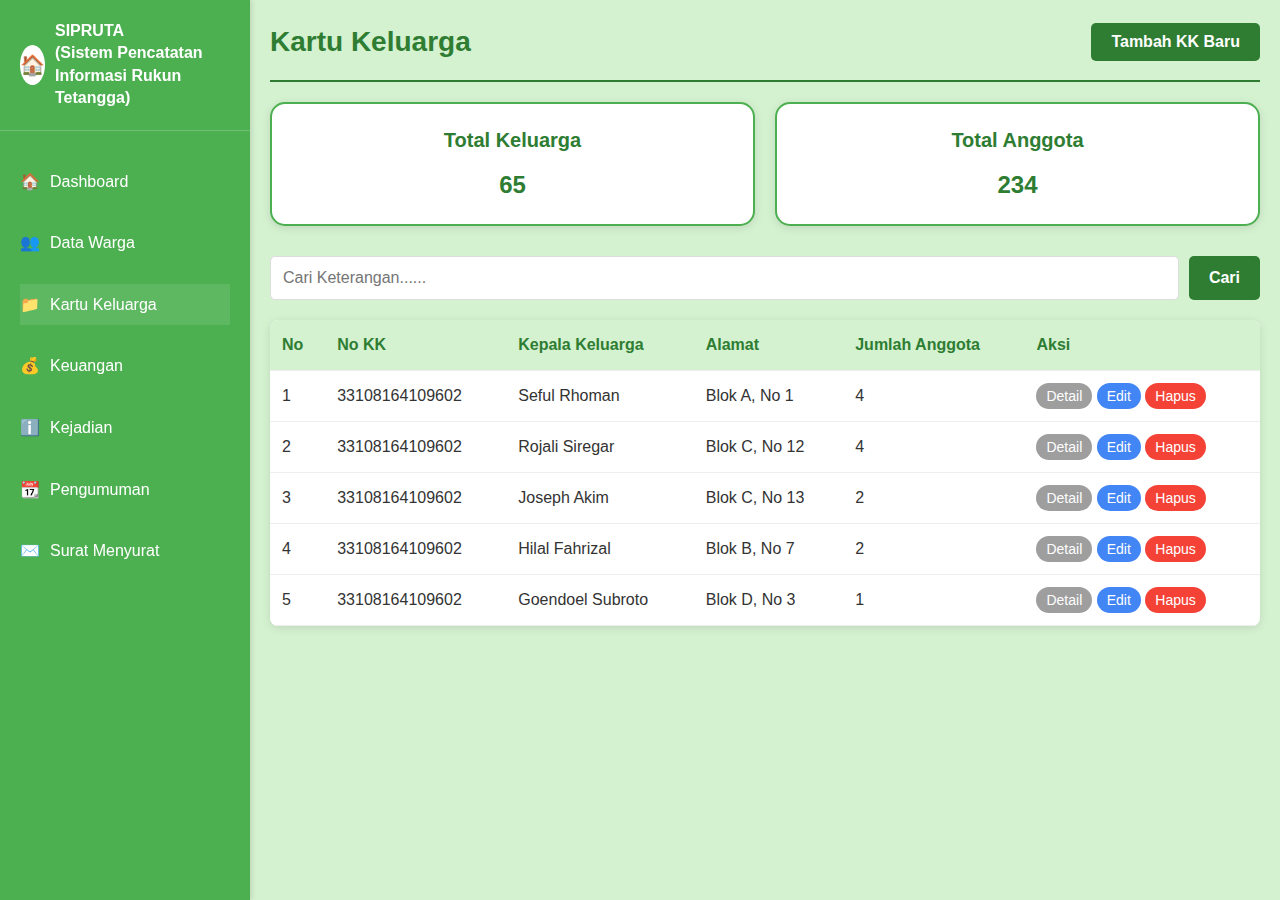
<file: index.html>
<!DOCTYPE html>
<html lang="id">
<head>
    <meta charset="UTF-8">
    <meta name="viewport" content="width=device-width, initial-scale=1.0">
    <title>SIPRUTA - Kartu Keluarga</title>
    <link rel="stylesheet" href="style.css">
</head>
<body>
    <div class="app-container">
        <!-- Sidebar -->
        <aside class="sidebar">
            <div class="sidebar-header">
                <div class="logo-circle">🏠</div>
                <h1>SIPRUTA<br>(Sistem Pencatatan Informasi Rukun Tetangga)</h1>
            </div>
            <nav class="sidebar-menu">
                <ul>
                    <li><a href="dashboard.html"><span>🏠</span> Dashboard</a></li>
                    <li><a href="data-warga.html"><span>👥</span> Data Warga</a></li>
                    <li><a href="kartu-keluarga.html" class="active"><span>📁</span> Kartu Keluarga</a></li>
                    <li><a href="keuangan.html"><span>💰</span> Keuangan</a></li>
                    <li><a href="kejadian.html"><span>ℹ️</span> Kejadian</a></li>
                    <li><a href="pengumuman.html"><span>📆</span> Pengumuman</a></li>
                    <li><a href="surat-menyurat.html"><span>✉️</span> Surat Menyurat</a></li>
                </ul>
            </nav>
        </aside>

        <!-- Main Content -->
        <main class="main-content">
            <div class="page-header">
                <h1>Kartu Keluarga</h1>
                <button class="btn-primary" id="btnTambahKK">Tambah KK Baru</button>
            </div>

            <!-- Statistik KK -->
            <div class="kk-stats">
                <div class="stat-box">
                    <h3>Total Keluarga</h3>
                    <p>65</p>
                </div>
                <div class="stat-box">
                    <h3>Total Anggota</h3>
                    <p>234</p>
                </div>
            </div>

            <div class="search-bar">
                <input type="text" id="searchKK" placeholder="Cari Keterangan......">
                <button class="btn-search">Cari</button>
            </div>

            <div class="table-container">
                <table>
                    <thead>
                        <tr>
                            <th>No</th>
                            <th>No KK</th>
                            <th>Kepala Keluarga</th>
                            <th>Alamat</th>
                            <th>Jumlah Anggota</th>
                            <th>Aksi</th>
                        </tr>
                    </thead>
                    <tbody>
                        <tr data-id="1">
                            <td>1</td>
                            <td>33108164109602</td>
                            <td>Seful Rhoman</td>
                            <td>Blok A, No 1</td>
                            <td>4</td>
                            <td>
                                <button class="btn-detail" data-id="1">Detail</button>
                                <button class="btn-edit" data-id="1">Edit</button>
                                <button class="btn-delete" data-id="1">Hapus</button>
                            </td>
                        </tr>
                        <tr data-id="2">
                            <td>2</td>
                            <td>33108164109602</td>
                            <td>Rojali Siregar</td>
                            <td>Blok C, No 12</td>
                            <td>4</td>
                            <td>
                                <button class="btn-detail" data-id="2">Detail</button>
                                <button class="btn-edit" data-id="2">Edit</button>
                                <button class="btn-delete" data-id="2">Hapus</button>
                            </td>
                        </tr>
                        <tr data-id="3">
                            <td>3</td>
                            <td>33108164109602</td>
                            <td>Joseph Akim</td>
                            <td>Blok C, No 13</td>
                            <td>2</td>
                            <td>
                                <button class="btn-detail" data-id="3">Detail</button>
                                <button class="btn-edit" data-id="3">Edit</button>
                                <button class="btn-delete" data-id="3">Hapus</button>
                            </td>
                        </tr>
                        <tr data-id="4">
                            <td>4</td>
                            <td>33108164109602</td>
                            <td>Hilal Fahrizal</td>
                            <td>Blok B, No 7</td>
                            <td>2</td>
                            <td>
                                <button class="btn-detail" data-id="4">Detail</button>
                                <button class="btn-edit" data-id="4">Edit</button>
                                <button class="btn-delete" data-id="4">Hapus</button>
                            </td>
                        </tr>
                        <tr data-id="5">
                            <td>5</td>
                            <td>33108164109602</td>
                            <td>Goendoel Subroto</td>
                            <td>Blok D, No 3</td>
                            <td>1</td>
                            <td>
                                <button class="btn-detail" data-id="5">Detail</button>
                                <button class="btn-edit" data-id="5">Edit</button>
                                <button class="btn-delete" data-id="5">Hapus</button>
                            </td>
                        </tr>
                    </tbody>
                </table>
            </div>
        </main>
    </div>

    <!-- Modal Tambah KK Baru -->
    <div class="modal" id="tambahKKModal">
        <div class="modal-content">
            <span class="close">&times;</span>
            <h2>Tambah KK Baru</h2>
            <form id="formTambahKK">
                <div class="form-group">
                    <label for="noKK">No Kartu Keluarga</label>
                    <input type="text" id="noKK" required>
                </div>
                <div class="form-group">
                    <label for="kepalaKeluarga">Kepala Keluarga</label>
                    <input type="text" id="kepalaKeluarga" required>
                </div>
                <div class="form-group">
                    <label for="alamat">Alamat</label>
                    <input type="text" id="alamat" required>
                </div>
                <div class="form-group">
                    <label for="jumlahAnggota">Jumlah Anggota</label>
                    <input type="number" id="jumlahAnggota" min="1" required>
                </div>
                <div class="form-group">
                    <label for="nomorTelepon">Nomor Telephone</label>
                    <input type="text" id="nomorTelepon" required>
                </div>
                <div class="form-group">
                    <label for="email">Email</label>
                    <input type="email" id="email" required>
                </div>
                <div class="modal-buttons">
                    <button type="button" class="btn-cancel" id="btnBatalTambahKK">Batal</button>
                    <button type="submit" class="btn-save" id="btnSimpanTambahKK">Simpan</button>
                </div>
            </form>
        </div>
    </div>

    <!-- Modal Edit KK -->
    <div class="modal" id="editKKModal">
        <div class="modal-content">
            <span class="close">&times;</span>
            <h2>Edit Kartu Keluarga</h2>
            <form id="formEditKK">
                <input type="hidden" id="editKKId">
                <div class="form-group">
                    <label for="editNoKK">No Kartu Keluarga</label>
                    <input type="text" id="editNoKK" required>
                </div>
                <div class="form-group">
                    <label for="editKepalaKeluarga">Kepala Keluarga</label>
                    <input type="text" id="editKepalaKeluarga" required>
                </div>
                <div class="form-group">
                    <label for="editAlamat">Alamat</label>
                    <input type="text" id="editAlamat" required>
                </div>
                <div class="form-group">
                    <label for="editJumlahAnggota">Jumlah Anggota</label>
                    <input type="number" id="editJumlahAnggota" min="1" required>
                </div>
                <div class="form-group">
                    <label for="editNomorTelepon">Nomor Telephone</label>
                    <input type="text" id="editNomorTelepon" required>
                </div>
                <div class="form-group">
                    <label for="editEmail">Email</label>
                    <input type="email" id="editEmail" required>
                </div>
                <div class="modal-buttons">
                    <button type="button" class="btn-cancel" id="btnBatalEditKK">Batal</button>
                    <button type="submit" class="btn-save" id="btnSimpanEditKK">Simpan</button>
                </div>
            </form>
        </div>
    </div>

    <!-- Modal Konfirmasi Hapus -->
    <div class="modal" id="hapusModal">
        <div class="modal-content">
            <span class="close">&times;</span>
            <h2>Yakin ingin menghapus item ini?</h2>
            <div class="modal-buttons">
                <button type="button" class="btn-ok" id="btnOkHapus">OK</button>
                <button type="button" class="btn-cancel" id="btnBatalHapus">Batal</button>
            </div>
        </div>
    </div>

    <script src="script.js"></script>
</body>
</html>
</file>
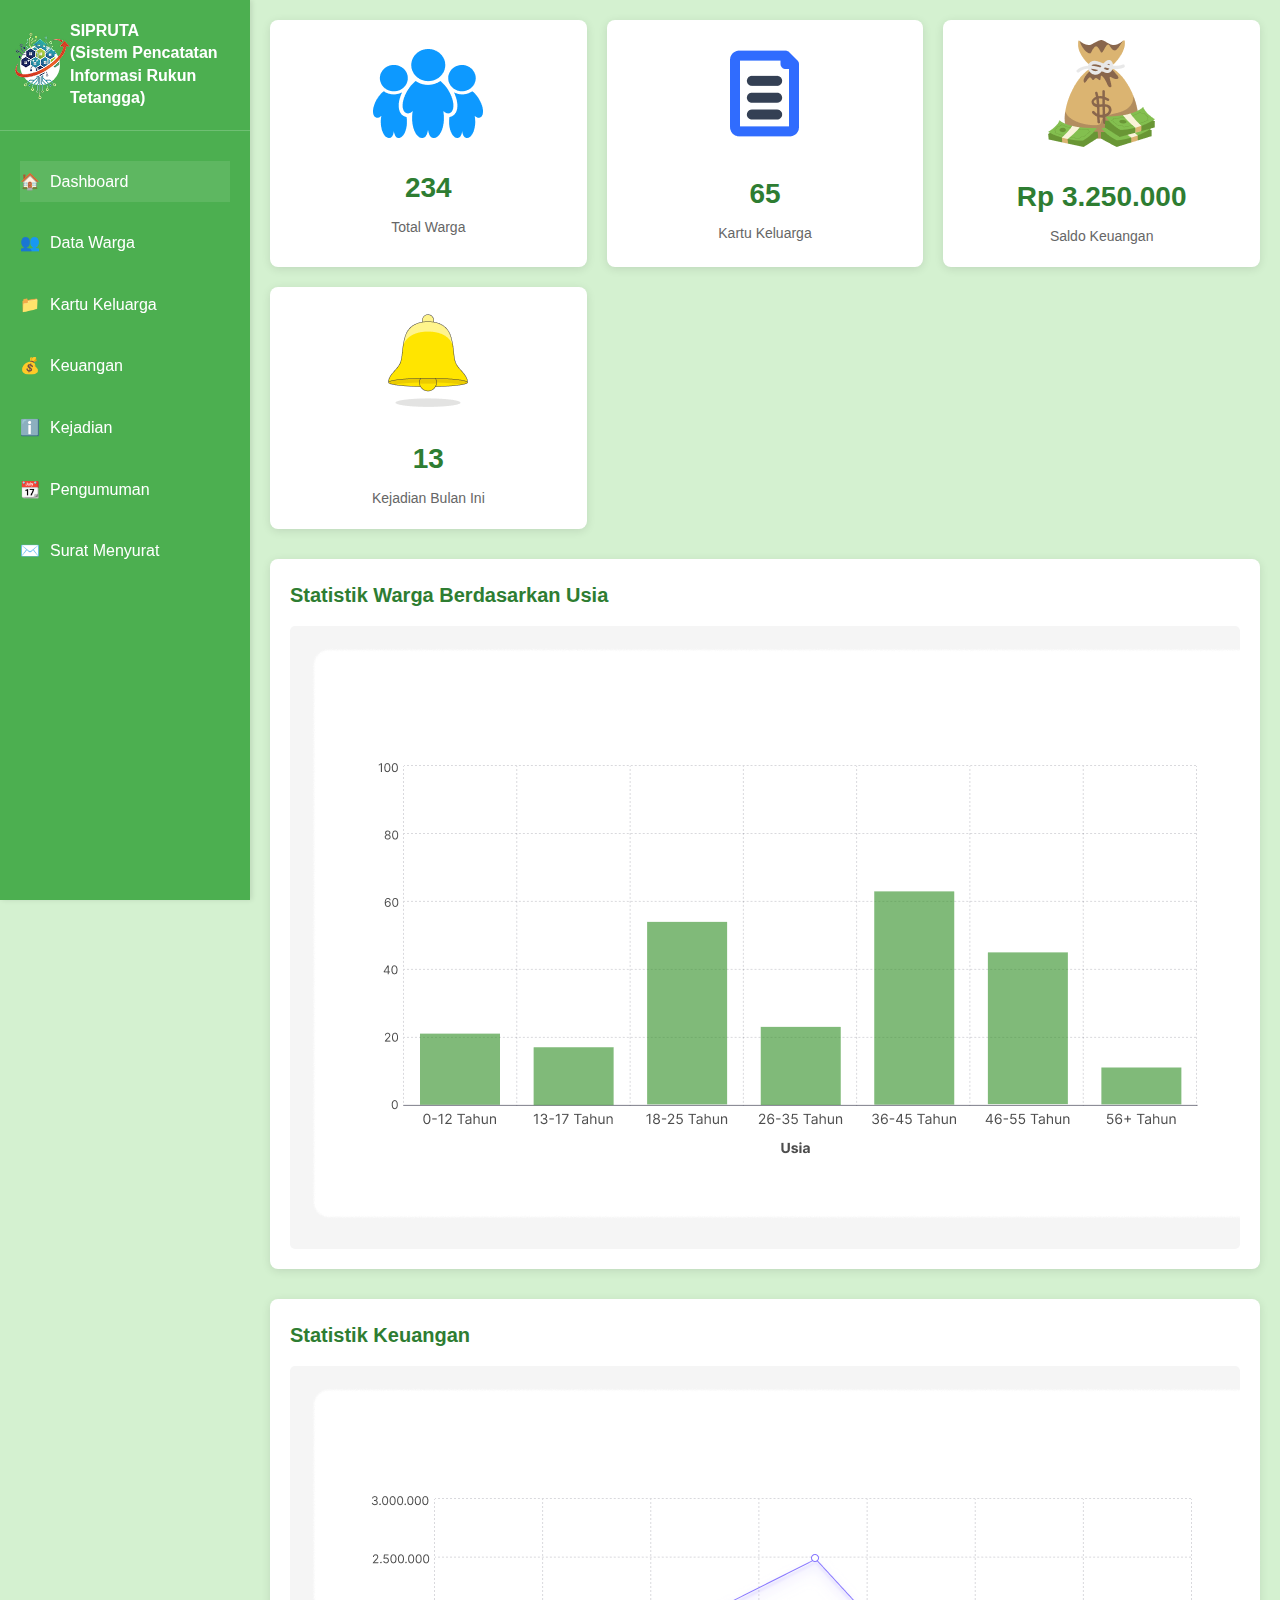
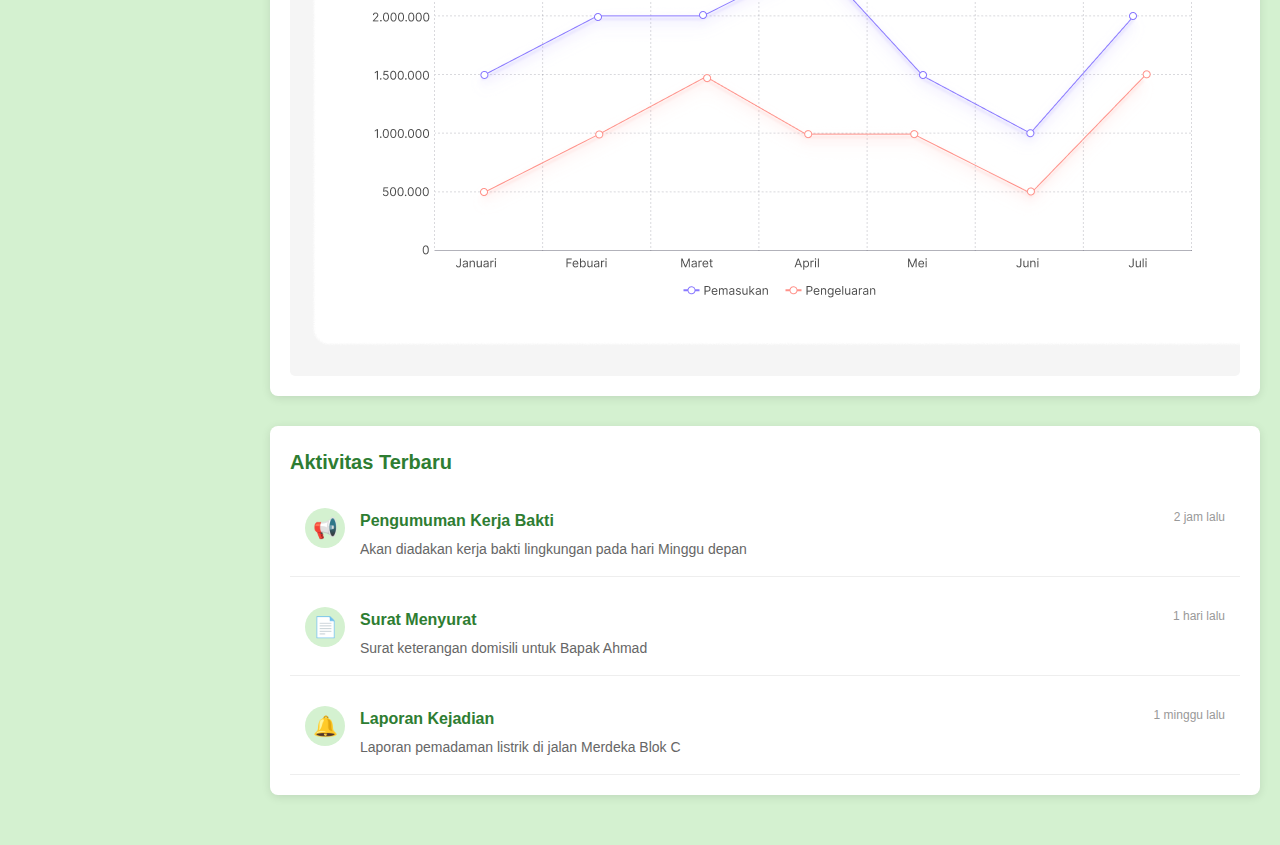
<file: dashboard.html>
<!DOCTYPE html>
<html lang="id">
<head>
    <meta charset="UTF-8">
    <meta name="viewport" content="width=device-width, initial-scale=1.0">
    <title>SIPRUTA - Dashboard</title>
    <link rel="stylesheet" href="style.css">
</head>
<body>
    <div class="app-container">
        <!-- Sidebar -->
        <aside class="sidebar">
            <div class="sidebar-header">
                <div class="logo-circle"><img src="images/logo_admin.png" alt=""></div>
                <h1>SIPRUTA<br />(Sistem Pencatatan Informasi Rukun Tetangga)</h1>
            </div>
            <nav class="sidebar-menu">
                <ul>
                    <li><a href="dashboard.html" class="active"><span>🏠</span> Dashboard</a></li>
                    <li><a href="data-warga.html"><span>👥</span> Data Warga</a></li>
                    <li><a href="kartu-keluarga.html"><span>📁</span> Kartu Keluarga</a></li>
                    <li><a href="keuangan.html"><span>💰</span> Keuangan</a></li>
                    <li><a href="kejadian.html"><span>ℹ️</span> Kejadian</a></li>
                    <li><a href="pengumuman.html"><span>📆</span> Pengumuman</a></li>
                    <li><a href="surat-menyurat.html"><span>✉️</span> Surat Menyurat</a></li>
                </ul>
            </nav>
        </aside>

        <!-- Main Content -->
        <main class="main-content">
            <!-- Statistik Cards -->
            <div class="stats-cards">
                <div class="stat-card">
                    <!-- <div class="stat-icon">👥</div> -->
                    <div class="stat-icon"><img src="images/totalwarga.png" alt=""></div>
                    <div class="stat-value">234</div>
                    <div class="stat-label">Total Warga</div>
                </div>
                <div class="stat-card">
                    <div class="stat-icon"><img src="images/kartu_keluarga.png" alt=""></div>
                    <div class="stat-value">65</div>
                    <div class="stat-label">Kartu Keluarga</div>
                </div>
                <div class="stat-card">
                    <div class="stat-icon"><img src="images/saldokeuangan.png" alt=""></div>
                    <div class="stat-value">Rp 3.250.000</div>
                    <div class="stat-label">Saldo Keuangan</div>
                </div>
                <div class="stat-card">
                    <div class="stat-icon"><img src="images/kejadianbulan.png" alt=""></div>
                    <div class="stat-value">13</div>
                    <div class="stat-label">Kejadian Bulan Ini</div>
                </div>
            </div>

            <!-- Statistik Warga Berdasarkan Usia -->
            <div class="chart-container">
                <h2>Statistik Warga Berdasarkan Usia</h2>
                <div class="chart-placeholder">
                    <img src="images/grafikusia.png" alt="">
                    <!-- <p>📊 Grafik Statistik Warga Berdasarkan Usia (Placeholder)</p>
                    <p>0-12 Tahun: 20 | 13-17 Tahun: 18 | 18-25 Tahun: 55 | 26-35 Tahun: 22 | 36-45 Tahun: 65 | 46-55 Tahun: 45 | 56+ Tahun: 10</p> -->
                </div>
            </div>

            <!-- Statistik Keuangan -->
            <div class="chart-container">
                <h2>Statistik Keuangan</h2>
                <div class="chart-placeholder">
                    <img src="images/grafikkeunganan.png" alt="">
                    <!-- <p>Pemasukan (Biru): Januari 1.500.000, Februari 2.000.000, Maret 2.000.000, April 2.500.000, Mei 1.500.000, Juni 1.000.000, Juli 2.000.000</p>
                    <p>Pengeluaran (Merah): Januari 500.000, Februari 1.000.000, Maret 1.500.000, April 1.000.000, Mei 1.000.000, Juni 500.000, Juli 1.500.000</p> -->
                </div>
            </div>

            <!-- Aktivitas Terbaru -->
            <div class="activity-container">
                <h2>Aktivitas Terbaru</h2>
                <div class="activity-list">
                    <div class="activity-item">
                        <div class="activity-icon">📢</div>
                        <div class="activity-content">
                            <h3>Pengumuman Kerja Bakti</h3>
                            <p>Akan diadakan kerja bakti lingkungan pada hari Minggu depan</p>
                        </div>
                        <span class="activity-time">2 jam lalu</span>
                    </div>
                    <div class="activity-item">
                        <div class="activity-icon">📄</div>
                        <div class="activity-content">
                            <h3>Surat Menyurat</h3>
                            <p>Surat keterangan domisili untuk Bapak Ahmad</p>
                        </div>
                        <span class="activity-time">1 hari lalu</span>
                    </div>
                    <div class="activity-item">
                        <div class="activity-icon">🔔</div>
                        <div class="activity-content">
                            <h3>Laporan Kejadian</h3>
                            <p>Laporan pemadaman listrik di jalan Merdeka Blok C</p>
                        </div>
                        <span class="activity-time">1 minggu lalu</span>
                    </div>
                </div>
            </div>
        </main>
    </div>

    <script src="script.js"></script>
</body>
</html>
</file>
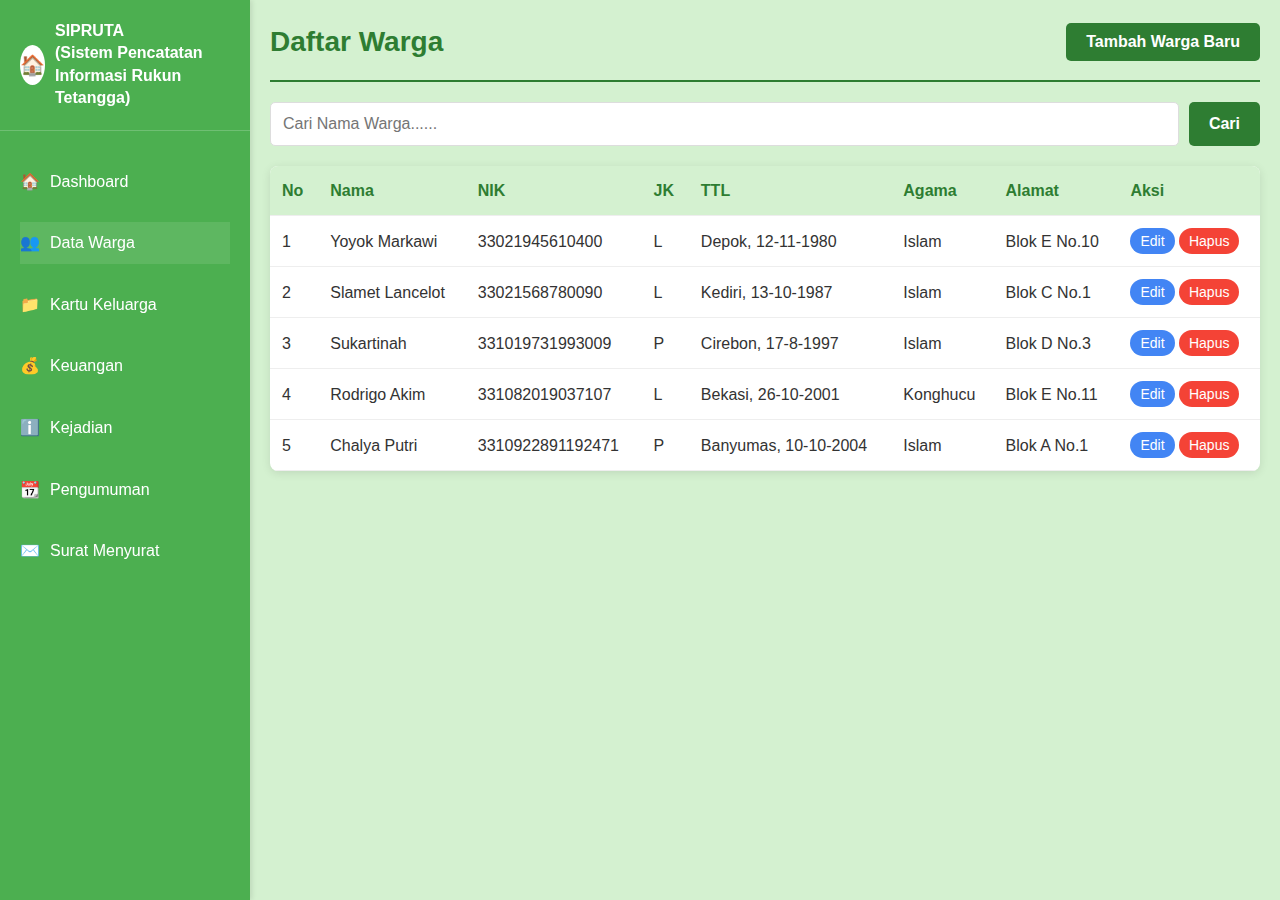
<file: data-warga.html>
<!DOCTYPE html>
<html lang="id">
<head>
    <meta charset="UTF-8">
    <meta name="viewport" content="width=device-width, initial-scale=1.0">
    <title>SIPRUTA - Data Warga</title>
    <link rel="stylesheet" href="style.css">
</head>
<body>
    <div class="app-container">
        <!-- Sidebar -->
        <aside class="sidebar">
            <div class="sidebar-header">
                <div class="logo-circle">🏠</div>
                <h1>SIPRUTA<br>(Sistem Pencatatan Informasi Rukun Tetangga)</h1>
            </div>
            <nav class="sidebar-menu">
                <ul>
                    <li><a href="dashboard.html"><span>🏠</span> Dashboard</a></li>
                    <li><a href="data-warga.html" class="active"><span>👥</span> Data Warga</a></li>
                    <li><a href="kartu-keluarga.html"><span>📁</span> Kartu Keluarga</a></li>
                    <li><a href="keuangan.html"><span>💰</span> Keuangan</a></li>
                    <li><a href="kejadian.html"><span>ℹ️</span> Kejadian</a></li>
                    <li><a href="pengumuman.html"><span>📆</span> Pengumuman</a></li>
                    <li><a href="surat-menyurat.html"><span>✉️</span> Surat Menyurat</a></li>
                </ul>
            </nav>
        </aside>

        <!-- Main Content -->
        <main class="main-content">
            <div class="page-header">
                <h1>Daftar Warga</h1>
                <button class="btn-primary" id="btnTambahWarga">Tambah Warga Baru</button>
            </div>

            <div class="search-bar">
                <input type="text" id="searchWarga" placeholder="Cari Nama Warga......">
                <button class="btn-search">Cari</button>
            </div>

            <div class="table-container">
                <table>
                    <thead>
                        <tr>
                            <th>No</th>
                            <th>Nama</th>
                            <th>NIK</th>
                            <th>JK</th>
                            <th>TTL</th>
                            <th>Agama</th>
                            <th>Alamat</th>
                            <th>Aksi</th>
                        </tr>
                    </thead>
                    <tbody>
                        <tr data-id="1">
                            <td>1</td>
                            <td>Yoyok Markawi</td>
                            <td>33021945610400</td>
                            <td>L</td>
                            <td>Depok, 12-11-1980</td>
                            <td>Islam</td>
                            <td>Blok E No.10</td>
                            <td>
                                <button class="btn-edit" data-id="1">Edit</button>
                                <button class="btn-delete" data-id="1">Hapus</button>
                            </td>
                        </tr>
                        <tr data-id="2">
                            <td>2</td>
                            <td>Slamet Lancelot</td>
                            <td>33021568780090</td>
                            <td>L</td>
                            <td>Kediri, 13-10-1987</td>
                            <td>Islam</td>
                            <td>Blok C No.1</td>
                            <td>
                                <button class="btn-edit" data-id="2">Edit</button>
                                <button class="btn-delete" data-id="2">Hapus</button>
                            </td>
                        </tr>
                        <tr data-id="3">
                            <td>3</td>
                            <td>Sukartinah</td>
                            <td>331019731993009</td>
                            <td>P</td>
                            <td>Cirebon, 17-8-1997</td>
                            <td>Islam</td>
                            <td>Blok D No.3</td>
                            <td>
                                <button class="btn-edit" data-id="3">Edit</button>
                                <button class="btn-delete" data-id="3">Hapus</button>
                            </td>
                        </tr>
                        <tr data-id="4">
                            <td>4</td>
                            <td>Rodrigo Akim</td>
                            <td>331082019037107</td>
                            <td>L</td>
                            <td>Bekasi, 26-10-2001</td>
                            <td>Konghucu</td>
                            <td>Blok E No.11</td>
                            <td>
                                <button class="btn-edit" data-id="4">Edit</button>
                                <button class="btn-delete" data-id="4">Hapus</button>
                            </td>
                        </tr>
                        <tr data-id="5">
                            <td>5</td>
                            <td>Chalya Putri</td>
                            <td>3310922891192471</td>
                            <td>P</td>
                            <td>Banyumas, 10-10-2004</td>
                            <td>Islam</td>
                            <td>Blok A No.1</td>
                            <td>
                                <button class="btn-edit" data-id="5">Edit</button>
                                <button class="btn-delete" data-id="5">Hapus</button>
                            </td>
                        </tr>
                    </tbody>
                </table>
            </div>
        </main>
    </div>

    <!-- Modal Tambah Data Warga -->
    <div class="modal" id="tambahWargaModal">
        <div class="modal-content">
            <span class="close">&times;</span>
            <h2>Tambah Data Warga</h2>
            <form id="formTambahWarga">
                <div class="form-group">
                    <label for="namaLengkap">Nama Lengkap</label>
                    <input type="text" id="namaLengkap" required>
                </div>
                <div class="form-group">
                    <label for="nik">NIK</label>
                    <input type="text" id="nik" required>
                </div>
                <div class="form-group">
                    <label for="jenisKelamin">Jenis Kelamin</label>
                    <input type="text" id="jenisKelamin" required>
                </div>
                <div class="form-group">
                    <label for="tempatTanggalLahir">Tempat Tanggal Lahir</label>
                    <input type="text" id="tempatTanggalLahir" required>
                </div>
                <div class="form-group">
                    <label for="agama">Agama</label>
                    <input type="text" id="agama" required>
                </div>
                <div class="form-group">
                    <label for="alamat">Alamat</label>
                    <input type="text" id="alamat" required>
                </div>
                <div class="modal-buttons">
                    <button type="button" class="btn-cancel" id="btnBatalTambahWarga">Batal</button>
                    <button type="submit" class="btn-save" id="btnSimpanTambahWarga">Simpan</button>
                </div>
            </form>
        </div>
    </div>

    <!-- Modal Edit Data Warga -->
    <div class="modal" id="editWargaModal">
        <div class="modal-content">
            <span class="close">&times;</span>
            <h2>Edit Data Warga</h2>
            <form id="formEditWarga">
                <input type="hidden" id="editWargaId">
                <div class="form-group">
                    <label for="editNamaLengkap">Nama Lengkap</label>
                    <input type="text" id="editNamaLengkap" required>
                </div>
                <div class="form-group">
                    <label for="editNik">NIK</label>
                    <input type="text" id="editNik" required>
                </div>
                <div class="form-group">
                    <label for="editJenisKelamin">Jenis Kelamin</label>
                    <input type="text" id="editJenisKelamin" required>
                </div>
                <div class="form-group">
                    <label for="editTempatTanggalLahir">Tempat Tanggal Lahir</label>
                    <input type="text" id="editTempatTanggalLahir" required>
                </div>
                <div class="form-group">
                    <label for="editAgama">Agama</label>
                    <input type="text" id="editAgama" required>
                </div>
                <div class="form-group">
                    <label for="editAlamat">Alamat</label>
                    <input type="text" id="editAlamat" required>
                </div>
                <div class="modal-buttons">
                    <button type="button" class="btn-cancel" id="btnBatalEditWarga">Batal</button>
                    <button type="submit" class="btn-save" id="btnSimpanEditWarga">Simpan</button>
                </div>
            </form>
        </div>
    </div>

    <!-- Modal Konfirmasi Hapus -->
    <div class="modal" id="hapusWargaModal">
        <div class="modal-content">
            <span class="close">&times;</span>
            <h2>Yakin ingin menghapus item ini?</h2>
            <div class="modal-buttons">
                <button type="button" class="btn-ok" id="btnOkHapusWarga">OK</button>
                <button type="button" class="btn-cancel" id="btnBatalHapusWarga">Batal</button>
            </div>
        </div>
    </div>

    <script src="script.js"></script>
</body>
</html>
</file>
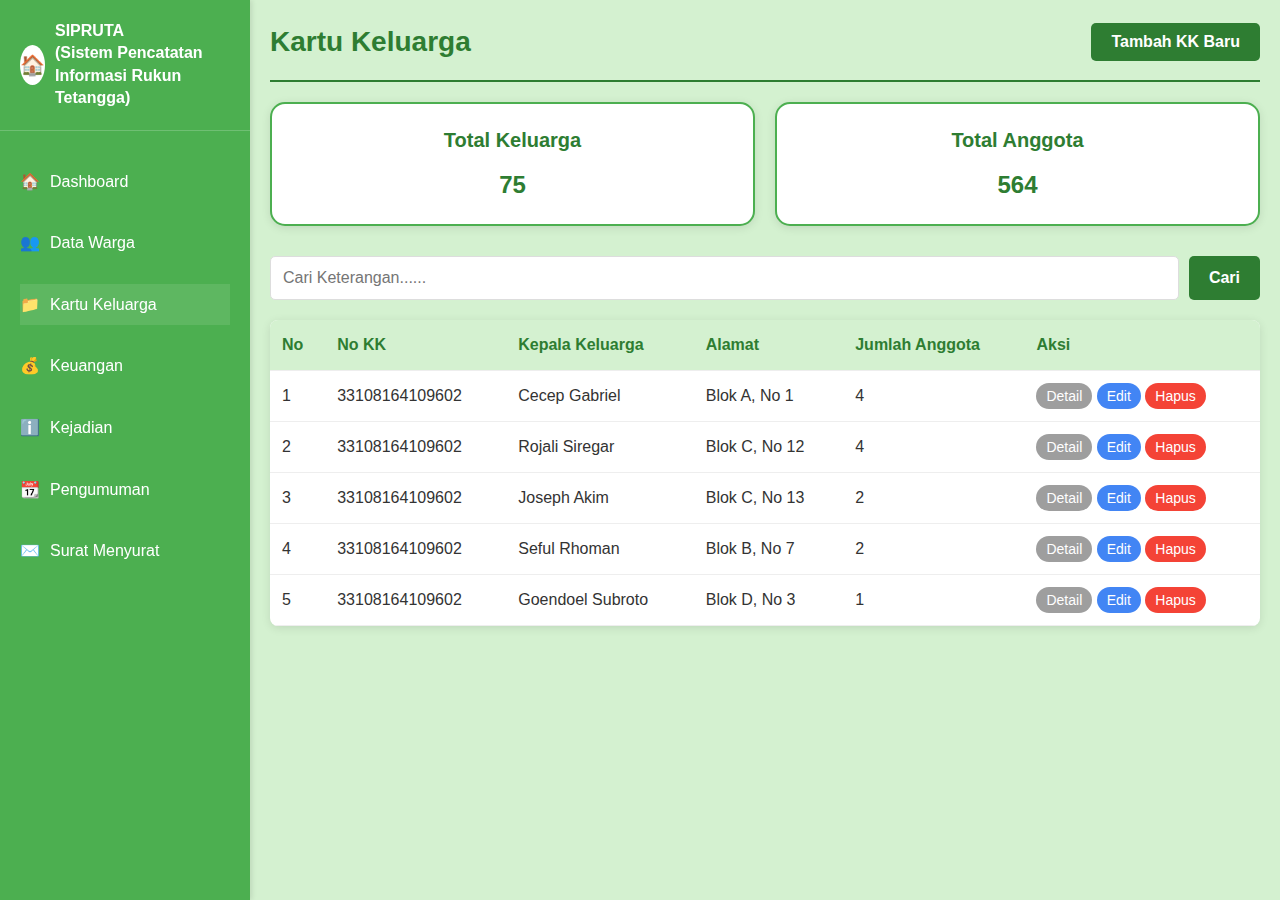
<file: kartu-keluarga.html>
<!DOCTYPE html>
<html lang="id">
<head>
    <meta charset="UTF-8">
    <meta name="viewport" content="width=device-width, initial-scale=1.0">
    <title>SIPRUTA - Kartu Keluarga</title>
    <link rel="stylesheet" href="style.css">
</head>
<body>
    <div class="app-container">
        <!-- Sidebar -->
        <aside class="sidebar">
            <div class="sidebar-header">
                <div class="logo-circle">🏠</div>
                <h1>SIPRUTA<br>(Sistem Pencatatan Informasi Rukun Tetangga)</h1>
            </div>
            <nav class="sidebar-menu">
                <ul>
                    <li><a href="dashboard.html"><span>🏠</span> Dashboard</a></li>
                    <li><a href="data-warga.html"><span>👥</span> Data Warga</a></li>
                    <li><a href="kartu-keluarga.html" class="active"><span>📁</span> Kartu Keluarga</a></li>
                    <li><a href="keuangan.html"><span>💰</span> Keuangan</a></li>
                    <li><a href="kejadian.html"><span>ℹ️</span> Kejadian</a></li>
                    <li><a href="pengumuman.html"><span>📆</span> Pengumuman</a></li>
                    <li><a href="surat-menyurat.html"><span>✉️</span> Surat Menyurat</a></li>
                </ul>
            </nav>
        </aside>

        <!-- Main Content -->
        <main class="main-content">
            <div class="page-header">
                <h1>Kartu Keluarga</h1>
                <button class="btn-primary" id="btnTambahKK">Tambah KK Baru</button>
            </div>

            <!-- Statistik KK -->
            <div class="kk-stats">
                <div class="stat-box">
                    <h3>Total Keluarga</h3>
                    <p>75</p>
                </div>
                <div class="stat-box">
                    <h3>Total Anggota</h3>
                    <p>564</p>
                </div>
            </div>

            <div class="search-bar">
                <input type="text" id="searchKK" placeholder="Cari Keterangan......">
                <button class="btn-search">Cari</button>
            </div>

            <div class="table-container">
                <table>
                    <thead>
                        <tr>
                            <th>No</th>
                            <th>No KK</th>
                            <th>Kepala Keluarga</th>
                            <th>Alamat</th>
                            <th>Jumlah Anggota</th>
                            <th>Aksi</th>
                        </tr>
                    </thead>
                    <tbody>
                        <tr data-id="1">
                            <td>1</td>
                            <td>33108164109602</td>
                            <td>Cecep Gabriel</td>
                            <td>Blok A, No 1</td>
                            <td>4</td>
                            <td>
                                <button class="btn-detail" data-id="1">Detail</button>
                                <button class="btn-edit" data-id="1">Edit</button>
                                <button class="btn-delete" data-id="1">Hapus</button>
                            </td>
                        </tr>
                        <tr data-id="2">
                            <td>2</td>
                            <td>33108164109602</td>
                            <td>Rojali Siregar</td>
                            <td>Blok C, No 12</td>
                            <td>4</td>
                            <td>
                                <button class="btn-detail" data-id="2">Detail</button>
                                <button class="btn-edit" data-id="2">Edit</button>
                                <button class="btn-delete" data-id="2">Hapus</button>
                            </td>
                        </tr>
                        <tr data-id="3">
                            <td>3</td>
                            <td>33108164109602</td>
                            <td>Joseph Akim</td>
                            <td>Blok C, No 13</td>
                            <td>2</td>
                            <td>
                                <button class="btn-detail" data-id="3">Detail</button>
                                <button class="btn-edit" data-id="3">Edit</button>
                                <button class="btn-delete" data-id="3">Hapus</button>
                            </td>
                        </tr>
                        <tr data-id="4">
                            <td>4</td>
                            <td>33108164109602</td>
                            <td>Seful Rhoman</td>
                            <td>Blok B, No 7</td>
                            <td>2</td>
                            <td>
                                <button class="btn-detail" data-id="4">Detail</button>
                                <button class="btn-edit" data-id="4">Edit</button>
                                <button class="btn-delete" data-id="4">Hapus</button>
                            </td>
                        </tr>
                        <tr data-id="5">
                            <td>5</td>
                            <td>33108164109602</td>
                            <td>Goendoel Subroto</td>
                            <td>Blok D, No 3</td>
                            <td>1</td>
                            <td>
                                <button class="btn-detail" data-id="5">Detail</button>
                                <button class="btn-edit" data-id="5">Edit</button>
                                <button class="btn-delete" data-id="5">Hapus</button>
                            </td>
                        </tr>
                    </tbody>
                </table>
            </div>
        </main>
    </div>

    <!-- Modal Tambah KK Baru -->
    <div class="modal" id="tambahKKModal">
        <div class="modal-content">
            <span class="close">&times;</span>
            <h2>Tambah KK Baru</h2>
            <form id="formTambahKK">
                <div class="form-group">
                    <label for="noKK">No Kartu Keluarga</label>
                    <input type="text" id="noKK" required>
                </div>
                <div class="form-group">
                    <label for="kepalaKeluarga">Kepala Keluarga</label>
                    <input type="text" id="kepalaKeluarga" required>
                </div>
                <div class="form-group">
                    <label for="alamat">Alamat</label>
                    <input type="text" id="alamat" required>
                </div>
                <div class="form-group">
                    <label for="jumlahAnggota">Jumlah Anggota</label>
                    <input type="number" id="jumlahAnggota" min="1" required>
                </div>
                <div class="form-group">
                    <label for="nomorTelepon">Nomor Telephone</label>
                    <input type="text" id="nomorTelepon" required>
                </div>
                <div class="form-group">
                    <label for="email">Email</label>
                    <input type="email" id="email" required>
                </div>
                <div class="modal-buttons">
                    <button type="button" class="btn-cancel" id="btnBatalTambahKK">Batal</button>
                    <button type="submit" class="btn-save" id="btnSimpanTambahKK">Simpan</button>
                </div>
            </form>
        </div>
    </div>

    <!-- Modal Edit KK -->
    <div class="modal" id="editKKModal">
        <div class="modal-content">
            <span class="close">&times;</span>
            <h2>Edit Kartu Keluarga</h2>
            <form id="formEditKK">
                <input type="hidden" id="editKKId">
                <div class="form-group">
                    <label for="editNoKK">No Kartu Keluarga</label>
                    <input type="text" id="editNoKK" required>
                </div>
                <div class="form-group">
                    <label for="editKepalaKeluarga">Kepala Keluarga</label>
                    <input type="text" id="editKepalaKeluarga" required>
                </div>
                <div class="form-group">
                    <label for="editAlamat">Alamat</label>
                    <input type="text" id="editAlamat" required>
                </div>
                <div class="form-group">
                    <label for="editJumlahAnggota">Jumlah Anggota</label>
                    <input type="number" id="editJumlahAnggota" min="1" required>
                </div>
                <div class="form-group">
                    <label for="editNomorTelepon">Nomor Telephone</label>
                    <input type="text" id="editNomorTelepon" required>
                </div>
                <div class="form-group">
                    <label for="editEmail">Email</label>
                    <input type="email" id="editEmail" required>
                </div>
                <div class="modal-buttons">
                    <button type="button" class="btn-cancel" id="btnBatalEditKK">Batal</button>
                    <button type="submit" class="btn-save" id="btnSimpanEditKK">Simpan</button>
                </div>
            </form>
        </div>
    </div>

    <!-- Modal Detail KK -->
    <div class="modal" id="detailKKModal">
        <div class="modal-content">
            <span class="close">&times;</span>
            <h2>Detail Kartu Keluarga</h2>
            
            <div class="detail-section">
                <h3>Data Kepala Keluarga</h3>
                <div class="head-info">
                    <div class="avatar">👤</div>
                    <div class="info-text">
                        <h4 id="detailNamaKepala">Seful Rhoman</h4>
                        <p>Kepala Keluarga</p>
                        <p><span>📧</span> <span id="detailEmail">seful.rhoman@example.com</span></p>
                        <p><span>📞</span> <span id="detailTelepon">+62 812 - 2309 - 1319</span></p>
                    </div>
                </div>
                
                <div class="info-box">
                    <h4>Informasi Kartu Keluarga</h4>
                    <p><strong>No. KK :</strong> <span id="detailNoKK">21903U97197108</span></p>
                    <p><strong>Alamat :</strong> <span id="detailAlamat">Blok A No.1, RT 03 / RW 06</span></p>
                    <p><strong>Kelurahan :</strong> <span id="detailKelurahan">Karang Duren</span></p>
                    <p><strong>Kecamatan :</strong> <span id="detailKecamatan">Sokaraja</span></p>
                    <p><strong>Kabupaten :</strong> <span id="detailKabupaten">Banyumas</span></p>
                </div>
            </div>

            <hr>

            <div class="detail-section">
                <h3>Anggota Keluarga</h3>
                <div class="members-grid">
                    <div class="member-card">
                        <div class="avatar">👤</div>
                        <div class="member-info">
                            <h4>Nilam Cahya</h4>
                            <p>Istri</p>
                            <p>NIK: 3331311436373</p>
                        </div>
                        <div class="member-footer">
                            <button class="btn-edit-member">Edit</button>
                            <span>30 Tahun</span>
                        </div>
                    </div>
                    <div class="member-card">
                        <div class="avatar">👤</div>
                        <div class="member-info">
                            <h4>Akim Leonard</h4>
                            <p>Anak</p>
                            <p>NIK: 3331311436373</p>
                        </div>
                        <div class="member-footer">
                            <button class="btn-edit-member">Edit</button>
                            <span>17 Tahun</span>
                        </div>
                    </div>
                    <div class="member-card">
                        <div class="avatar">👤</div>
                        <div class="member-info">
                            <h4>Farsya Sofia</h4>
                            <p>Anak</p>
                            <p>NIK: 3331311436373</p>
                        </div>
                        <div class="member-footer">
                            <button class="btn-edit-member">Edit</button>
                            <span>12 Tahun</span>
                        </div>
                    </div>
                    <div class="add-member-card">
                        <div class="plus-icon">+</div>
                        <p>Tambah Anggota</p>
                    </div>
                </div>
            </div>

            <hr>

            <div class="detail-section">
                <h3>Dokumen Keluarga</h3>
                <div class="documents-grid">
                    <div class="document-card">
                        <div class="doc-icon">📄</div>
                        <p>Kartu Keluarga</p>
                    </div>
                    <div class="document-card">
                        <div class="doc-icon">📄</div>
                        <p>Kartu Tanda Penduduk</p>
                    </div>
                </div>
            </div>

            <div class="modal-buttons">
                <button type="button" class="btn-cancel" id="btnCloseDetail">Tutup</button>
            </div>
        </div>
    </div>

    <!-- Modal Tambah Anggota -->
    <div class="modal" id="tambahAnggotaModal">
        <div class="modal-content">
            <span class="close">&times;</span>
            <h2>Tambah Anggota Keluarga</h2>
            <form id="formTambahAnggota">
                <div class="form-group">
                    <label for="namaAnggota">Nama</label>
                    <input type="text" id="namaAnggota" required>
                </div>
                <div class="form-group">
                    <label for="statusAnggota">Status</label>
                    <input type="text" id="statusAnggota" required>
                </div>
                <div class="form-group">
                    <label for="nikAnggota">NIK</label>
                    <input type="text" id="nikAnggota" required>
                </div>
                <div class="form-group">
                    <label for="usiaAnggota">Usia</label>
                    <input type="number" id="usiaAnggota" min="0" required>
                </div>
                <div class="modal-buttons">
                    <button type="button" class="btn-cancel" id="btnBatalTambahAnggota">Batal</button>
                    <button type="submit" class="btn-save" id="btnSimpanTambahAnggota">Simpan</button>
                </div>
            </form>
        </div>
    </div>

    <!-- Modal Konfirmasi Hapus -->
    <div class="modal" id="hapusModal">
        <div class="modal-content">
            <span class="close">&times;</span>
            <h2>Yakin ingin menghapus item ini?</h2>
            <div class="modal-buttons">
                <button type="button" class="btn-ok" id="btnOkHapus">OK</button>
                <button type="button" class="btn-cancel" id="btnBatalHapus">Batal</button>
            </div>
        </div>
    </div>

    <script src="script.js"></script>
</body>
</html>
</file>
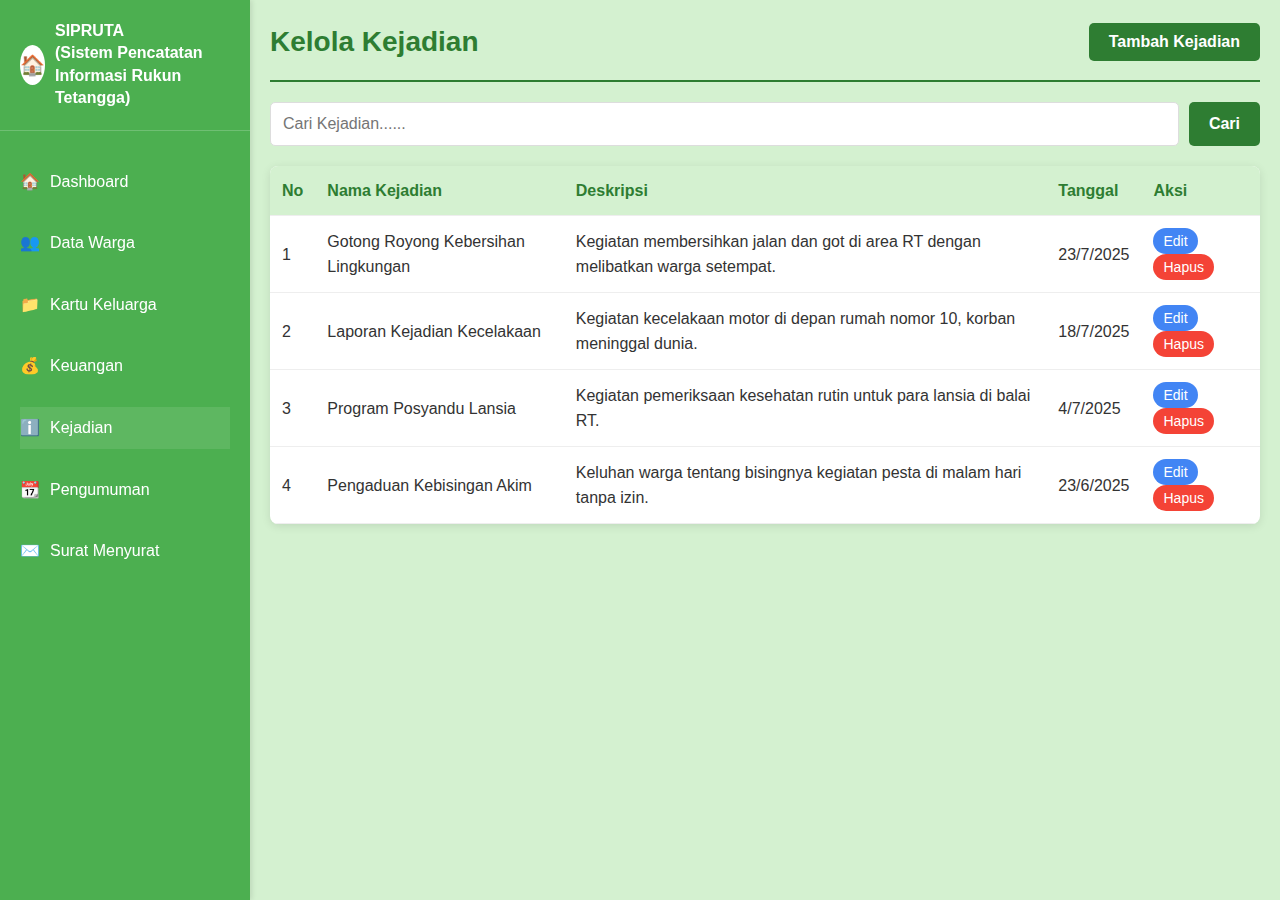
<file: kejadian.html>
<!DOCTYPE html>
<html lang="id">
<head>
    <meta charset="UTF-8">
    <meta name="viewport" content="width=device-width, initial-scale=1.0">
    <title>SIPRUTA - Kelola Kejadian</title>
    <link rel="stylesheet" href="style.css">
</head>
<body>
    <div class="app-container">
        <!-- Sidebar -->
        <aside class="sidebar">
            <div class="sidebar-header">
                <div class="logo-circle">🏠</div>
                <h1>SIPRUTA<br>(Sistem Pencatatan Informasi Rukun Tetangga)</h1>
            </div>
             <nav class="sidebar-menu">
          <ul>
            <li>
              <a href="dashboard.html"><span>🏠</span> Dashboard</a>
            </li>
            <li>
              <a href="data-warga.html"><span>👥</span> Data Warga</a>
            </li>
            <li>
              <a href="kartu-keluarga.html"><span>📁</span> Kartu Keluarga</a>
            </li>
            <li>
              <a href="keuangan.html"><span>💰</span> Keuangan</a>
            </li>
            <li>
              <a href="kejadian.html"><span>ℹ️</span> Kejadian</a>
            </li>
            <li>
              <a href="pengumuman.html"><span>📆</span> Pengumuman</a>
            </li>
            <li>
              <a href="surat-menyurat.html"><span>✉️</span> Surat Menyurat</a>
            </li>
          </ul>
        </nav>
        </aside>

        <!-- Main Content -->
        <main class="main-content">
            <div class="page-header">
                <h1>Kelola Kejadian</h1>
                <button class="btn-primary">Tambah Kejadian</button>
            </div>

            <div class="search-bar">
                <input type="text" id="searchKejadian" placeholder="Cari Kejadian......">
                <button class="btn-search">Cari</button>
            </div>

            <div class="table-container">
                <table>
                    <thead>
                        <tr>
                            <th>No</th>
                            <th>Nama Kejadian</th>
                            <th>Deskripsi</th>
                            <th>Tanggal</th>
                            <th>Aksi</th>
                        </tr>
                    </thead>
                    <tbody>
                        <tr>
                            <td>1</td>
                            <td>Gotong Royong Kebersihan Lingkungan</td>
                            <td>Kegiatan membersihkan jalan dan got di area RT dengan melibatkan warga setempat.</td>
                            <td>23/7/2025</td>
                            <td>
                                <button class="btn-edit">Edit</button>
                                <button class="btn-delete">Hapus</button>
                            </td>
                        </tr>
                        <tr>
                            <td>2</td>
                            <td>Laporan Kejadian Kecelakaan</td>
                            <td>Kegiatan kecelakaan motor di depan rumah nomor 10, korban meninggal dunia.</td>
                            <td>18/7/2025</td>
                            <td>
                                <button class="btn-edit">Edit</button>
                                <button class="btn-delete">Hapus</button>
                            </td>
                        </tr>
                        <tr>
                            <td>3</td>
                            <td>Program Posyandu Lansia</td>
                            <td>Kegiatan pemeriksaan kesehatan rutin untuk para lansia di balai RT.</td>
                            <td>4/7/2025</td>
                            <td>
                                <button class="btn-edit">Edit</button>
                                <button class="btn-delete">Hapus</button>
                            </td>
                        </tr>
                        <tr>
                            <td>4</td>
                            <td>Pengaduan Kebisingan Akim</td>
                            <td>Keluhan warga tentang bisingnya kegiatan pesta di malam hari tanpa izin.</td>
                            <td>23/6/2025</td>
                            <td>
                                <button class="btn-edit">Edit</button>
                                <button class="btn-delete">Hapus</button>
                            </td>
                        </tr>
                    </tbody>
                </table>
            </div>
        </main>
    </div>

    <script src="script.js"></script>
</body>
</html>
</file>
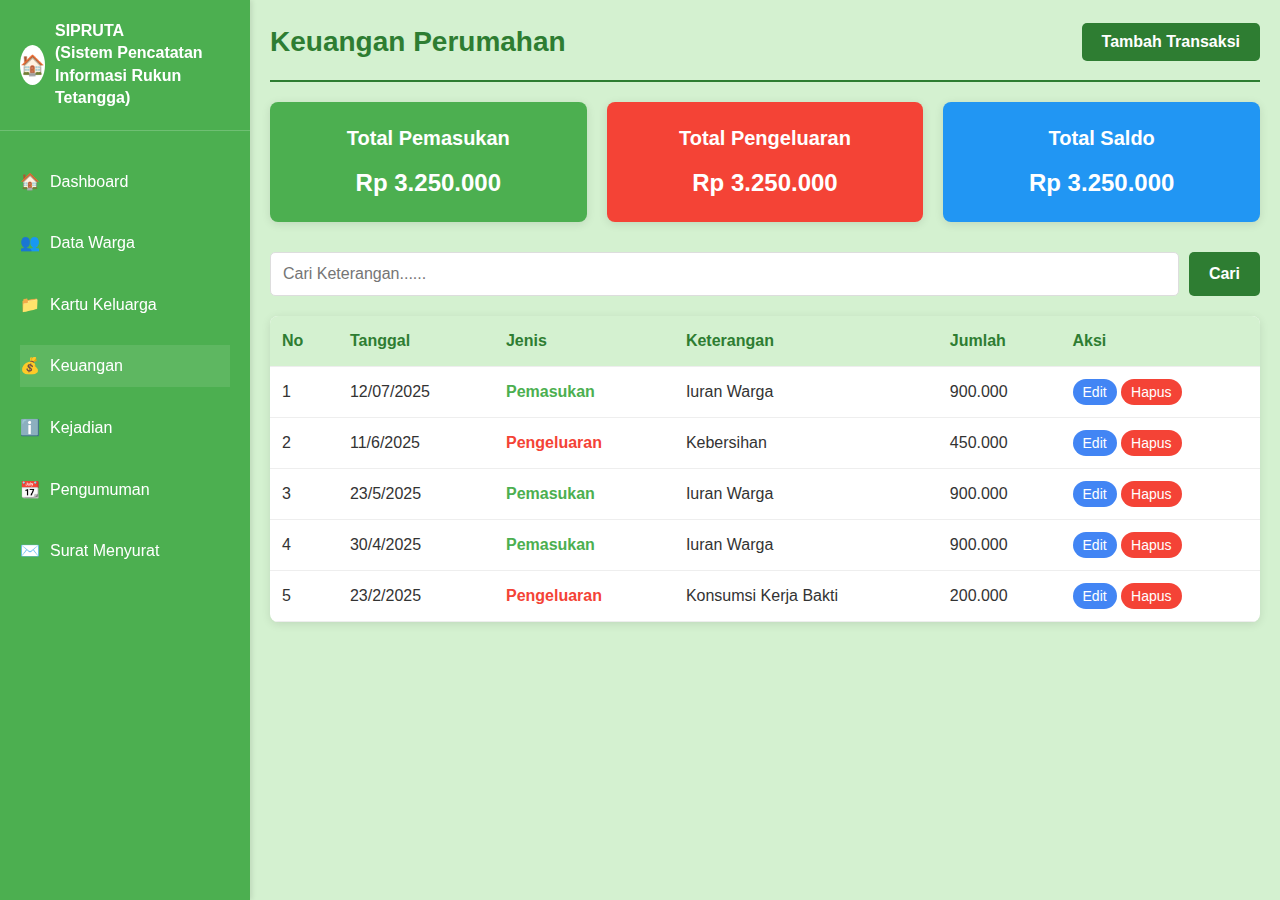
<file: keuangan.html>
<!DOCTYPE html>
<html lang="id">
<head>
    <meta charset="UTF-8">
    <meta name="viewport" content="width=device-width, initial-scale=1.0">
    <title>SIPRUTA - Keuangan</title>
    <link rel="stylesheet" href="style.css">
</head>
<body>
    <div class="app-container">
        <!-- Sidebar -->
        <aside class="sidebar">
            <div class="sidebar-header">
                <div class="logo-circle">🏠</div>
                <h1>SIPRUTA<br>(Sistem Pencatatan Informasi Rukun Tetangga)</h1>
            </div>
             <nav class="sidebar-menu">
          <ul>
            <li>
              <a href="dashboard.html"><span>🏠</span> Dashboard</a>
            </li>
            <li>
              <a href="data-warga.html"><span>👥</span> Data Warga</a>
            </li>
            <li>
              <a href="kartu-keluarga.html"><span>📁</span> Kartu Keluarga</a>
            </li>
            <li>
              <a href="keuangan.html"><span>💰</span> Keuangan</a>
            </li>
            <li>
              <a href="kejadian.html"><span>ℹ️</span> Kejadian</a>
            </li>
            <li>
              <a href="pengumuman.html"><span>📆</span> Pengumuman</a>
            </li>
            <li>
              <a href="surat-menyurat.html"><span>✉️</span> Surat Menyurat</a>
            </li>
          </ul>
        </nav>
        </aside>

        <!-- Main Content -->
        <main class="main-content">
            <div class="page-header">
                <h1>Keuangan Perumahan</h1>
                <button class="btn-primary">Tambah Transaksi</button>
            </div>

            <!-- Statistik Keuangan -->
            <div class="finance-stats">
                <div class="stat-box green">
                    <h3>Total Pemasukan</h3>
                    <p>Rp 3.250.000</p>
                </div>
                <div class="stat-box red">
                    <h3>Total Pengeluaran</h3>
                    <p>Rp 3.250.000</p>
                </div>
                <div class="stat-box blue">
                    <h3>Total Saldo</h3>
                    <p>Rp 3.250.000</p>
                </div>
            </div>

            <div class="search-bar">
                <input type="text" id="searchKeuangan" placeholder="Cari Keterangan......">
                <button class="btn-search">Cari</button>
            </div>

            <div class="table-container">
                <table>
                    <thead>
                        <tr>
                            <th>No</th>
                            <th>Tanggal</th>
                            <th>Jenis</th>
                            <th>Keterangan</th>
                            <th>Jumlah</th>
                            <th>Aksi</th>
                        </tr>
                    </thead>
                    <tbody>
                        <tr>
                            <td>1</td>
                            <td>12/07/2025</td>
                            <td><span class="type-income">Pemasukan</span></td>
                            <td>Iuran Warga</td>
                            <td>900.000</td>
                            <td>
                                <button class="btn-edit">Edit</button>
                                <button class="btn-delete">Hapus</button>
                            </td>
                        </tr>
                        <tr>
                            <td>2</td>
                            <td>11/6/2025</td>
                            <td><span class="type-expense">Pengeluaran</span></td>
                            <td>Kebersihan</td>
                            <td>450.000</td>
                            <td>
                                <button class="btn-edit">Edit</button>
                                <button class="btn-delete">Hapus</button>
                            </td>
                        </tr>
                        <tr>
                            <td>3</td>
                            <td>23/5/2025</td>
                            <td><span class="type-income">Pemasukan</span></td>
                            <td>Iuran Warga</td>
                            <td>900.000</td>
                            <td>
                                <button class="btn-edit">Edit</button>
                                <button class="btn-delete">Hapus</button>
                            </td>
                        </tr>
                        <tr>
                            <td>4</td>
                            <td>30/4/2025</td>
                            <td><span class="type-income">Pemasukan</span></td>
                            <td>Iuran Warga</td>
                            <td>900.000</td>
                            <td>
                                <button class="btn-edit">Edit</button>
                                <button class="btn-delete">Hapus</button>
                            </td>
                        </tr>
                        <tr>
                            <td>5</td>
                            <td>23/2/2025</td>
                            <td><span class="type-expense">Pengeluaran</span></td>
                            <td>Konsumsi Kerja Bakti</td>
                            <td>200.000</td>
                            <td>
                                <button class="btn-edit">Edit</button>
                                <button class="btn-delete">Hapus</button>
                            </td>
                        </tr>
                    </tbody>
                </table>
            </div>
        </main>
    </div>

    <script src="script.js"></script>
</body>
</html>
</file>
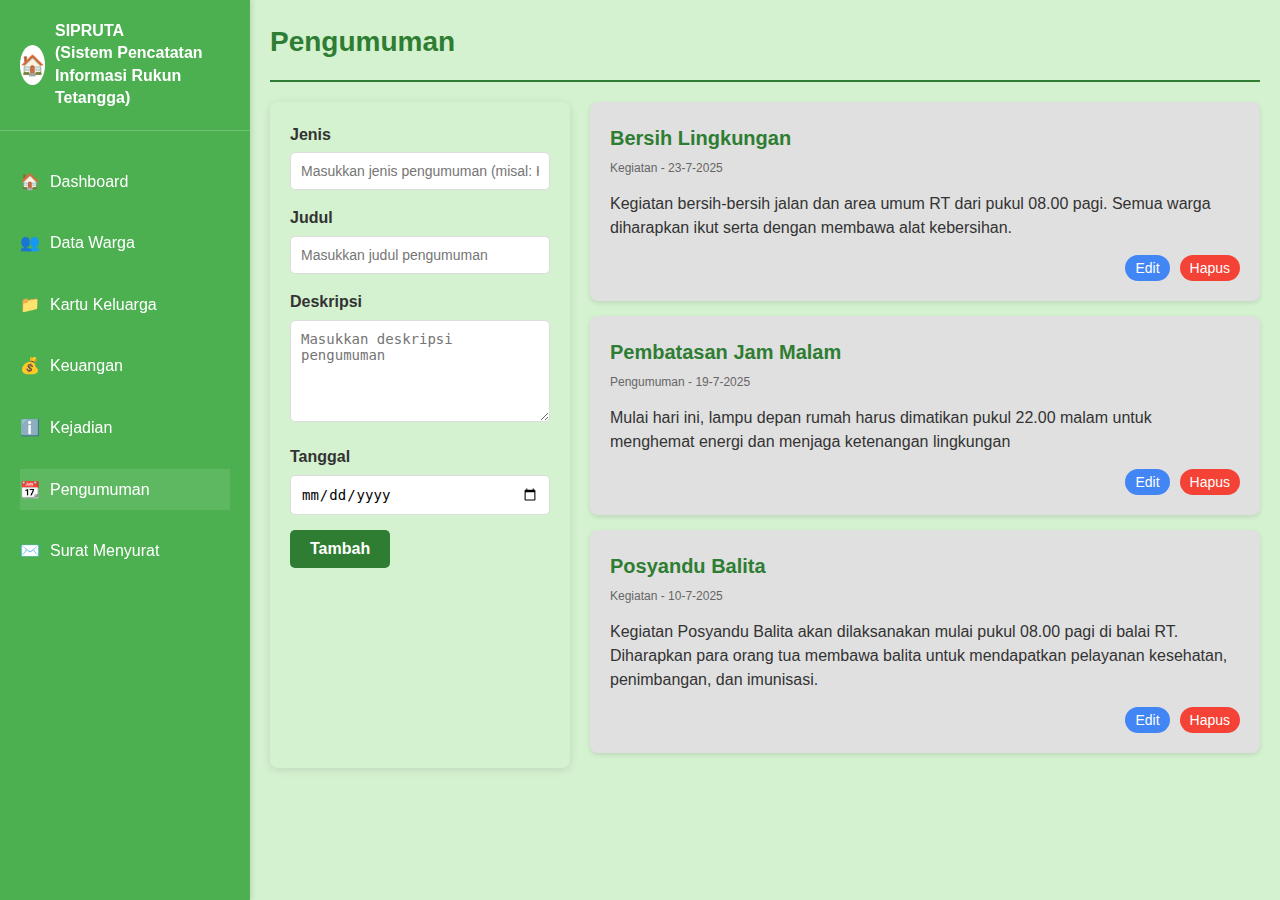
<file: pengumuman.html>
<!DOCTYPE html>
<html lang="id">
<head>
    <meta charset="UTF-8">
    <meta name="viewport" content="width=device-width, initial-scale=1.0">
    <title>SIPRUTA - Pengumuman</title>
    <link rel="stylesheet" href="style.css">
</head>
<body>
    <div class="app-container">
        <!-- Sidebar -->
        <aside class="sidebar">
            <div class="sidebar-header">
                <div class="logo-circle">🏠</div>
                <h1>SIPRUTA<br>(Sistem Pencatatan Informasi Rukun Tetangga)</h1>
            </div>
           <nav class="sidebar-menu">
          <ul>
            <li>
              <a href="dashboard.html"><span>🏠</span> Dashboard</a>
            </li>
            <li>
              <a href="data-warga.html"><span>👥</span> Data Warga</a>
            </li>
            <li>
              <a href="kartu-keluarga.html"><span>📁</span> Kartu Keluarga</a>
            </li>
            <li>
              <a href="keuangan.html"><span>💰</span> Keuangan</a>
            </li>
            <li>
              <a href="kejadian.html"><span>ℹ️</span> Kejadian</a>
            </li>
            <li>
              <a href="pengumuman.html"><span>📆</span> Pengumuman</a>
            </li>
            <li>
              <a href="surat-menyurat.html"><span>✉️</span> Surat Menyurat</a>
            </li>
          </ul>
        </nav>
        </aside>

        <!-- Main Content -->
        <main class="main-content">
            <div class="page-header">
                <h1>Pengumuman</h1>
            </div>

            <div class="form-and-list">
                <!-- Form Pengumuman -->
                <div class="announcement-form">
                    <form id="announcementForm">
                        <div class="form-group">
                            <label for="jenis">Jenis</label>
                            <input type="text" id="jenis" placeholder="Masukkan jenis pengumuman (misal: Kegiatan, Pengumuman)" required>
                        </div>
                        <div class="form-group">
                            <label for="judul">Judul</label>
                            <input type="text" id="judul" placeholder="Masukkan judul pengumuman" required>
                        </div>
                        <div class="form-group">
                            <label for="deskripsi">Deskripsi</label>
                            <textarea id="deskripsi" rows="5" placeholder="Masukkan deskripsi pengumuman" required></textarea>
                        </div>
                        <div class="form-group">
                            <label for="tanggal">Tanggal</label>
                            <input type="date" id="tanggal" required>
                        </div>
                        <button type="submit" class="btn-primary">Tambah</button>
                    </form>
                </div>

                <!-- Daftar Pengumuman -->
                <div class="announcement-list">
                    <div class="announcement-card">
                        <h2>Bersih Lingkungan</h2>
                        <p class="announcement-meta">Kegiatan - 23-7-2025</p>
                        <p>Kegiatan bersih-bersih jalan dan area umum RT dari pukul 08.00 pagi. Semua warga diharapkan ikut serta dengan membawa alat kebersihan.</p>
                        <div class="card-actions">
                            <button class="btn-edit">Edit</button>
                            <button class="btn-delete">Hapus</button>
                        </div>
                    </div>

                    <div class="announcement-card">
                        <h2>Pembatasan Jam Malam</h2>
                        <p class="announcement-meta">Pengumuman - 19-7-2025</p>
                        <p>Mulai hari ini, lampu depan rumah harus dimatikan pukul 22.00 malam untuk menghemat energi dan menjaga ketenangan lingkungan</p>
                        <div class="card-actions">
                            <button class="btn-edit">Edit</button>
                            <button class="btn-delete">Hapus</button>
                        </div>
                    </div>

                    <div class="announcement-card">
                        <h2>Posyandu Balita</h2>
                        <p class="announcement-meta">Kegiatan - 10-7-2025</p>
                        <p>Kegiatan Posyandu Balita akan dilaksanakan mulai pukul 08.00 pagi di balai RT. Diharapkan para orang tua membawa balita untuk mendapatkan pelayanan kesehatan, penimbangan, dan imunisasi.</p>
                        <div class="card-actions">
                            <button class="btn-edit">Edit</button>
                            <button class="btn-delete">Hapus</button>
                        </div>
                    </div>
                </div>
            </div>
        </main>
    </div>

    <script src="script.js"></script>
</body>
</html>
</file>
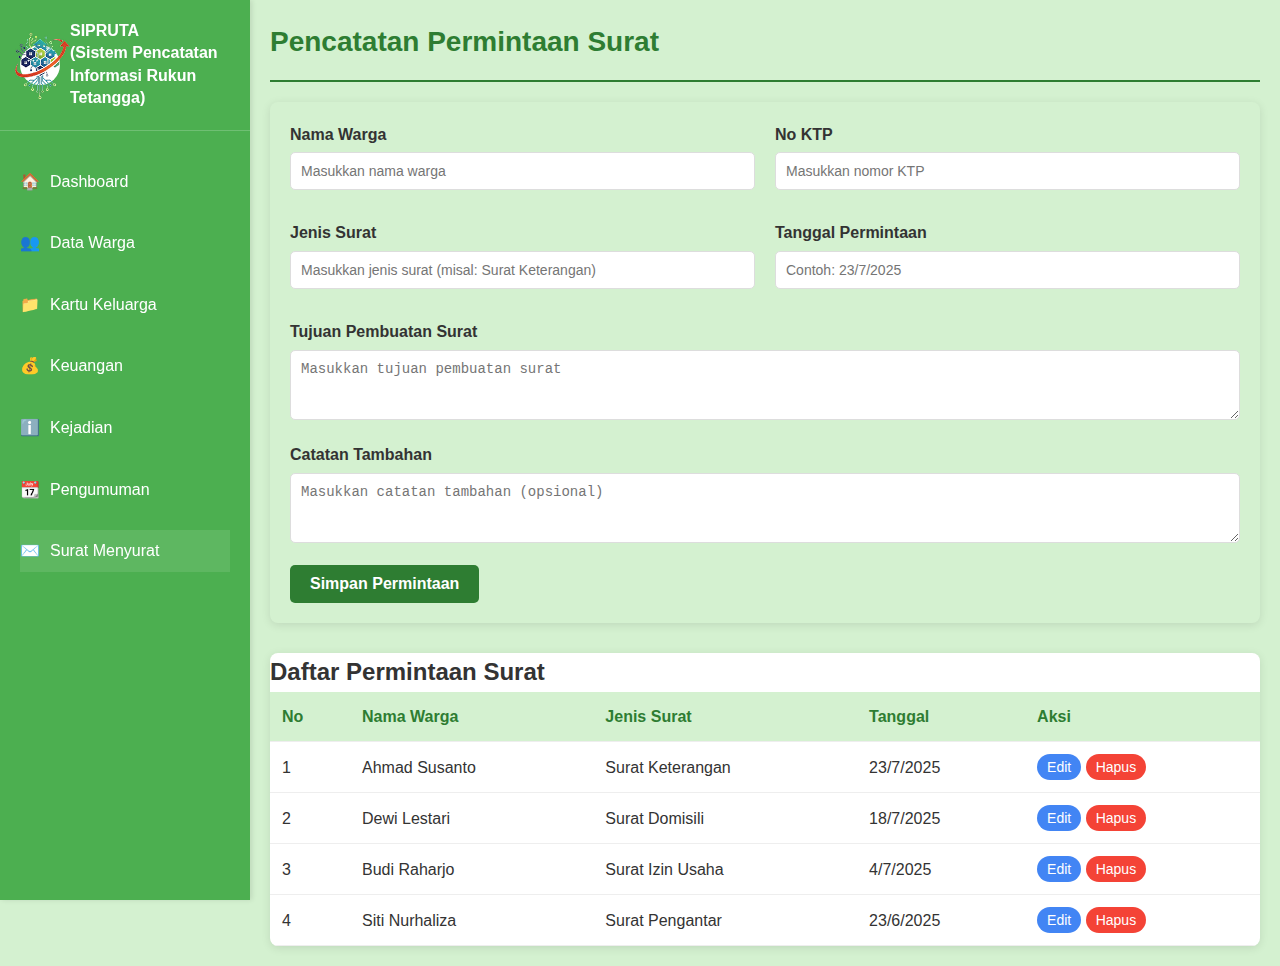
<file: surat-menyurat.html>
<!DOCTYPE html>
<html lang="id">
<head>
    <meta charset="UTF-8">
    <meta name="viewport" content="width=device-width, initial-scale=1.0">
    <title>SIPRUTA - Pencatatan Permintaan Surat</title>
    <link rel="stylesheet" href="style.css">
</head>
<body>
    <div class="app-container">
        <!-- Sidebar -->
        <aside class="sidebar">
            <div class="sidebar-header">
                <div class="logo-circle"><img src="images/logo_admin.png" alt=""></div>
                <h1>SIPRUTA<br>(Sistem Pencatatan Informasi Rukun Tetangga)</h1>
            </div>
            <nav class="sidebar-menu">
                <ul>
                    <li><a href="dashboard.html"><span>🏠</span> Dashboard</a></li>
                    <li><a href="data-warga.html"><span>👥</span> Data Warga</a></li>
                    <li><a href="kartu-keluarga.html"><span>📁</span> Kartu Keluarga</a></li>
                    <li><a href="keuangan.html"><span>💰</span> Keuangan</a></li>
                    <li><a href="kejadian.html"><span>ℹ️</span> Kejadian</a></li>
                    <li><a href="pengumuman.html"><span>📆</span> Pengumuman</a></li>
                    <li><a href="surat-menyurat.html" class="active"><span>✉️</span> Surat Menyurat</a></li>
                </ul>
            </nav>
        </aside>

        <!-- Main Content -->
        <main class="main-content">
            <div class="page-header">
                <h1>Pencatatan Permintaan Surat</h1>
            </div>

            <!-- Form Permintaan Surat -->
            <div class="form-container">
                <form id="suratForm">
                    <div class="form-row">
                        <div class="form-group">
                            <label for="namaWarga">Nama Warga</label>
                            <input type="text" id="namaWarga" placeholder="Masukkan nama warga" required>
                        </div>
                        <div class="form-group">
                            <label for="noKTP">No KTP</label>
                            <input type="text" id="noKTP" placeholder="Masukkan nomor KTP" required>
                        </div>
                    </div>
                    <div class="form-row">
                        <div class="form-group">
                            <label for="jenisSurat">Jenis Surat</label>
                            <input type="text" id="jenisSurat" placeholder="Masukkan jenis surat (misal: Surat Keterangan)" required>
                        </div>
                        <div class="form-group">
                            <label for="tanggalPermintaan">Tanggal Permintaan</label>
                            <input type="text" id="tanggalPermintaan" placeholder="Contoh: 23/7/2025" required>
                        </div>
                    </div>
                    <div class="form-group">
                        <label for="tujuanSurat">Tujuan Pembuatan Surat</label>
                        <textarea id="tujuanSurat" rows="3" placeholder="Masukkan tujuan pembuatan surat" required></textarea>
                    </div>
                    <div class="form-group">
                        <label for="catatanTambahan">Catatan Tambahan</label>
                        <textarea id="catatanTambahan" rows="3" placeholder="Masukkan catatan tambahan (opsional)"></textarea>
                    </div>
                    <button type="submit" class="btn-primary">Simpan Permintaan</button>
                </form>
            </div>

            <!-- Daftar Permintaan Surat -->
            <div class="table-container">
                <h2>Daftar Permintaan Surat</h2>
                <table>
                    <thead>
                        <tr>
                            <th>No</th>
                            <th>Nama Warga</th>
                            <th>Jenis Surat</th>
                            <th>Tanggal</th>
                            <th>Aksi</th>
                        </tr>
                    </thead>
                    <tbody>
                        <tr data-id="1">
                            <td>1</td>
                            <td>Ahmad Susanto</td>
                            <td>Surat Keterangan</td>
                            <td>23/7/2025</td>
                            <td>
                                <button class="btn-edit" data-id="1">Edit</button>
                                <button class="btn-delete" data-id="1">Hapus</button>
                            </td>
                        </tr>
                        <tr data-id="2">
                            <td>2</td>
                            <td>Dewi Lestari</td>
                            <td>Surat Domisili</td>
                            <td>18/7/2025</td>
                            <td>
                                <button class="btn-edit" data-id="2">Edit</button>
                                <button class="btn-delete" data-id="2">Hapus</button>
                            </td>
                        </tr>
                        <tr data-id="3">
                            <td>3</td>
                            <td>Budi Raharjo</td>
                            <td>Surat Izin Usaha</td>
                            <td>4/7/2025</td>
                            <td>
                                <button class="btn-edit" data-id="3">Edit</button>
                                <button class="btn-delete" data-id="3">Hapus</button>
                            </td>
                        </tr>
                        <tr data-id="4">
                            <td>4</td>
                            <td>Siti Nurhaliza</td>
                            <td>Surat Pengantar</td>
                            <td>23/6/2025</td>
                            <td>
                                <button class="btn-edit" data-id="4">Edit</button>
                                <button class="btn-delete" data-id="4">Hapus</button>
                            </td>
                        </tr>
                    </tbody>
                </table>
            </div>
        </main>
    </div>

    <!-- Modal Edit Surat -->
    <div class="modal" id="editSuratModal">
        <div class="modal-content">
            <span class="close">&times;</span>
            <h2>Edit Permintaan Surat</h2>
            <form id="formEditSurat">
                <input type="hidden" id="editSuratId">
                <div class="form-row">
                    <div class="form-group">
                        <label for="editNamaWarga">Nama Warga</label>
                        <input type="text" id="editNamaWarga" required>
                    </div>
                    <div class="form-group">
                        <label for="editNoKTP">No KTP</label>
                        <input type="text" id="editNoKTP" required>
                    </div>
                </div>
                <div class="form-row">
                    <div class="form-group">
                        <label for="editJenisSurat">Jenis Surat</label>
                        <input type="text" id="editJenisSurat" required>
                    </div>
                    <div class="form-group">
                        <label for="editTanggalPermintaan">Tanggal Permintaan</label>
                        <input type="text" id="editTanggalPermintaan" required>
                    </div>
                </div>
                <div class="form-group">
                    <label for="editTujuanSurat">Tujuan Pembuatan Surat</label>
                    <textarea id="editTujuanSurat" rows="3" required></textarea>
                </div>
                <div class="form-group">
                    <label for="editCatatanTambahan">Catatan Tambahan</label>
                    <textarea id="editCatatanTambahan" rows="3"></textarea>
                </div>
                <div class="modal-buttons">
                    <button type="button" class="btn-cancel" id="btnBatalEditSurat">Batal</button>
                    <button type="submit" class="btn-save" id="btnSimpanEditSurat">Simpan</button>
                </div>
            </form>
        </div>
    </div>

    <!-- Modal Konfirmasi Hapus -->
    <div class="modal" id="hapusSuratModal">
        <div class="modal-content">
            <span class="close">&times;</span>
            <h2>Yakin ingin menghapus item ini?</h2>
            <div class="modal-buttons">
                <button type="button" class="btn-ok" id="btnOkHapusSurat">OK</button>
                <button type="button" class="btn-cancel" id="btnBatalHapusSurat">Batal</button>
            </div>
        </div>
    </div>

    <script src="script.js"></script>
</body>
</html>
</file>
<file: style.css>
/* Reset & Global Styles */
* {
    margin: 0;
    padding: 0;
    box-sizing: border-box;
}

body {
    font-family: 'Segoe UI', Tahoma, Geneva, Verdana, sans-serif;
    background-color: #d4f1d0;
    color: #333;
    line-height: 1.6;
}

/* Login Page Styles */
.login-container {
    display: flex;
    justify-content: center;
    align-items: center;
    min-height: 100vh;
    background-color: #d4f1d0;
    padding: 20px;
}

.login-header {
    position: absolute;
    top: 20px;
    left: 20px;
    display: flex;
    align-items: center;
    gap: 10px;
}

.logo {
    width: 50px;
    height: 50px;
}

.login-header h1 {
    font-size: 18px;
    font-weight: bold;
    color: #000;
}

.login-box {
    background-color: white;
    border-radius: 10px;
    box-shadow: 0 4px 20px rgba(0, 0, 0, 0.1);
    width: 100%;
    max-width: 400px;
    padding: 30px;
}

.login-title {
    text-align: center;
    margin-bottom: 30px;
    padding-bottom: 20px;
    border-bottom: 2px solid #2e7d32;
}

.login-title h2 {
    font-size: 28px;
    color: white;
    background: linear-gradient(90deg, #2e7d32, #388e3c);
    padding: 10px 20px;
    border-radius: 5px;
    margin-bottom: 10px;
}

.login-title p {
    color: #666;
    margin-top: 5px;
}

.input-group {
    margin-bottom: 20px;
}

.input-group label {
    display: block;
    margin-bottom: 5px;
    color: #666;
    font-weight: 500;
}

.input-with-icon {
    position: relative;
    display: flex;
    align-items: center;
}

.input-with-icon input {
    width: 100%;
    padding: 12px 15px;
    border: 1px solid #ddd;
    border-radius: 5px;
    font-size: 16px;
    outline: none;
    transition: border-color 0.3s;
}

.input-with-icon input:focus {
    border-color: #2e7d32;
}

.input-with-icon .icon {
    position: absolute;
    right: 15px;
    color: #888;
    pointer-events: none;
}

.remember-forgot {
    display: flex;
    justify-content: space-between;
    align-items: center;
    margin: 20px 0;
}

.remember-me {
    display: flex;
    align-items: center;
    gap: 5px;
}

.remember-me input[type="checkbox"] {
    width: 16px;
    height: 16px;
}

.forgot-password {
    color: #2e7d32;
    text-decoration: none;
    font-weight: 500;
}

.forgot-password:hover {
    text-decoration: underline;
}

.login-btn {
    width: 100%;
    padding: 12px;
    background-color: #2e7d32;
    color: white;
    border: none;
    border-radius: 5px;
    font-size: 18px;
    font-weight: bold;
    cursor: pointer;
    transition: background-color 0.3s;
}

.login-btn:hover {
    background-color: #388e3c;
}

/* App Container Styles */
.app-container {
    display: flex;
    min-height: 100vh;
    background-color: #d4f1d0;
}

.sidebar {
    width: 250px;
    background-color: #4caf50;
    color: white;
    padding: 20px 0;
    box-shadow: 2px 0 5px rgba(0, 0, 0, 0.1);
    position: fixed;  /* TAMBAHKAN INI */
    left: 0;          /* TAMBAHKAN INI */
    top: 0;           /* TAMBAHKAN INI */
    height: 100vh;    /* TAMBAHKAN INI */
    overflow-y: auto; /* TAMBAHKAN INI - untuk scroll jika menu terlalu panjang */
}

.sidebar-header {
    display: flex;
    align-items: center;
    padding: 0 20px 20px;
    border-bottom: 1px solid rgba(255, 255, 255, 0.2);
}

.logo-circle {
    width: 40px;
    height: 40px;
    background-color: white;
    border-radius: 50%;
    display: flex;
    align-items: center;
    justify-content: center;
    font-size: 20px;
    color: #4caf50;
    margin-right: 10px;
}

.sidebar-header h1 {
    font-size: 16px;
    font-weight: bold;
    line-height: 1.4;
}

.sidebar-menu ul {
    list-style: none;
    padding: 20px 0;
}

.sidebar-menu li {
    padding: 10px 20px;
    transition: background-color 0.3s;
}

.sidebar-menu li:hover,
.sidebar-menu li a.active {
    background-color: rgba(255, 255, 255, 0.1);
}

.sidebar-menu a {
    color: white;
    text-decoration: none;
    display: flex;
    align-items: center;
    gap: 10px;
    font-size: 16px;
    font-weight: 500;
    padding: 8px 0;
}

.sidebar-menu a:hover {
    color: #d4f1d0;
}

/* Main Content Styles */
.main-content {
    flex: 1;
    padding: 20px;
    overflow-y: auto;
    margin-left: 250px; /* TAMBAHKAN INI - agar content tidak tertutup sidebar */
}

.page-header {
    display: flex;
    justify-content: space-between;
    align-items: center;
    margin-bottom: 20px;
    padding-bottom: 15px;
    border-bottom: 2px solid #2e7d32;
}

.page-header h1 {
    font-size: 28px;
    color: #2e7d32;
    font-weight: bold;
}

.btn-primary {
    padding: 10px 20px;
    background-color: #2e7d32;
    color: white;
    border: none;
    border-radius: 5px;
    font-size: 16px;
    font-weight: bold;
    cursor: pointer;
    transition: background-color 0.3s;
}

.btn-primary:hover {
    background-color: #388e3c;
}

.search-bar {
    display: flex;
    gap: 10px;
    margin-bottom: 20px;
}

.search-bar input {
    flex: 1;
    padding: 12px;
    border: 1px solid #ddd;
    border-radius: 5px;
    font-size: 16px;
    outline: none;
}

.search-bar input:focus {
    border-color: #2e7d32;
}

.btn-search {
    padding: 12px 20px;
    background-color: #2e7d32;
    color: white;
    border: none;
    border-radius: 5px;
    font-size: 16px;
    font-weight: bold;
    cursor: pointer;
    transition: background-color 0.3s;
}

.btn-search:hover {
    background-color: #388e3c;
}

.table-container {
    background-color: white;
    border-radius: 8px;
    box-shadow: 0 2px 10px rgba(0, 0, 0, 0.1);
    overflow: hidden;
}

table {
    width: 100%;
    border-collapse: collapse;
}

table thead {
    background-color: #d4f1d0;
}

table th,
table td {
    padding: 12px;
    text-align: left;
    border-bottom: 1px solid #eee;
}

table th {
    font-weight: bold;
    color: #2e7d32;
}

table tbody tr:hover {
    background-color: #f5f5f5;
}

/* Button Styles */
.btn-edit {
    padding: 5px 10px;
    background-color: #4285f4;
    color: white;
    border: none;
    border-radius: 15px;
    font-size: 14px;
    cursor: pointer;
    transition: background-color 0.3s;
}

.btn-edit:hover {
    background-color: #3367d6;
}

.btn-delete {
    padding: 5px 10px;
    background-color: #f44336;
    color: white;
    border: none;
    border-radius: 15px;
    font-size: 14px;
    cursor: pointer;
    transition: background-color 0.3s;
}

.btn-delete:hover {
    background-color: #d32f2f;
}

.btn-detail {
    padding: 5px 10px;
    background-color: #9e9e9e;
    color: white;
    border: none;
    border-radius: 15px;
    font-size: 14px;
    cursor: pointer;
    transition: background-color 0.3s;
}

.btn-detail:hover {
    background-color: #757575;
}

/* Stats Cards */
.stats-cards {
    display: grid;
    grid-template-columns: repeat(auto-fit, minmax(250px, 1fr));
    gap: 20px;
    margin-bottom: 30px;
}

.stat-card {
    background-color: white;
    border-radius: 8px;
    padding: 20px;
    box-shadow: 0 2px 10px rgba(0, 0, 0, 0.1);
    display: flex;
    flex-direction: column;
    align-items: center;
    text-align: center;
}

.stat-icon {
    font-size: 40px;
    margin-bottom: 10px;
}

.stat-value {
    font-size: 28px;
    font-weight: bold;
    color: #2e7d32;
    margin-bottom: 5px;
}

.stat-label {
    color: #666;
    font-size: 14px;
}

/* Finance Stats */
.finance-stats {
    display: flex;
    gap: 20px;
    margin-bottom: 30px;
    flex-wrap: wrap;
}

.stat-box {
    flex: 1;
    min-width: 250px;
    padding: 20px;
    border-radius: 8px;
    color: white;
    text-align: center;
    box-shadow: 0 2px 10px rgba(0, 0, 0, 0.1);
}

.stat-box.green {
    background-color: #4caf50;
}

.stat-box.red {
    background-color: #f44336;
}

.stat-box.blue {
    background-color: #2196f3;
}

.stat-box h3 {
    font-size: 20px;
    margin-bottom: 10px;
}

.stat-box p {
    font-size: 24px;
    font-weight: bold;
}

/* Chart Containers */
.chart-container {
    background-color: white;
    border-radius: 8px;
    padding: 20px;
    margin-bottom: 30px;
    box-shadow: 0 2px 10px rgba(0, 0, 0, 0.1);
}

.chart-container h2 {
    color: #2e7d32;
    margin-bottom: 15px;
    font-size: 20px;
    font-weight: bold;
}

.chart-placeholder {
    padding: 20px;
    background-color: #f5f5f5;
    border-radius: 5px;
    text-align: center;
    color: #666;
}

.chart-placeholder p {
    margin: 5px 0;
}

/* Activity Container */
.activity-container {
    background-color: white;
    border-radius: 8px;
    padding: 20px;
    margin-bottom: 30px;
    box-shadow: 0 2px 10px rgba(0, 0, 0, 0.1);
}

.activity-container h2 {
    color: #2e7d32;
    margin-bottom: 15px;
    font-size: 20px;
    font-weight: bold;
}

.activity-list {
    display: flex;
    flex-direction: column;
    gap: 15px;
}

.activity-item {
    display: flex;
    align-items: flex-start;
    gap: 15px;
    padding: 15px;
    border-bottom: 1px solid #eee;
}

.activity-icon {
    width: 40px;
    height: 40px;
    background-color: #d4f1d0;
    border-radius: 50%;
    display: flex;
    align-items: center;
    justify-content: center;
    font-size: 20px;
    color: #2e7d32;
}

.activity-content {
    flex: 1;
}

.activity-content h3 {
    color: #2e7d32;
    margin-bottom: 5px;
    font-size: 16px;
}

.activity-content p {
    color: #666;
    font-size: 14px;
}

.activity-time {
    color: #999;
    font-size: 12px;
    white-space: nowrap;
}

/* Type indicators */
.type-income {
    color: #4caf50;
    font-weight: bold;
}

.type-expense {
    color: #f44336;
    font-weight: bold;
}

/* Form and List Layout for Pengumuman */
.form-and-list {
    display: flex;
    gap: 20px;
    margin-bottom: 30px;
}

.announcement-form {
    flex: 0 0 300px;
    background-color: #d4f1d0;
    padding: 20px;
    border-radius: 8px;
    box-shadow: 0 2px 10px rgba(0, 0, 0, 0.1);
}

.announcement-form .form-group {
    margin-bottom: 15px;
}

.announcement-form label {
    display: block;
    margin-bottom: 5px;
    font-weight: bold;
}

.announcement-form input,
.announcement-form textarea {
    width: 100%;
    padding: 10px;
    border: 1px solid #ddd;
    border-radius: 5px;
    font-size: 14px;
    outline: none;
}

.announcement-form input:focus,
.announcement-form textarea:focus {
    border-color: #2e7d32;
}

.announcement-list {
    flex: 1;
}

.announcement-card {
    background-color: #e0e0e0;
    padding: 20px;
    border-radius: 8px;
    margin-bottom: 15px;
    box-shadow: 0 2px 5px rgba(0, 0, 0, 0.1);
}

.announcement-card h2 {
    color: #2e7d32;
    margin-bottom: 5px;
    font-size: 20px;
}

.announcement-meta {
    color: #666;
    font-size: 12px;
    margin-bottom: 10px;
}

.announcement-card p {
    margin-bottom: 15px;
    line-height: 1.5;
}

.card-actions {
    display: flex;
    gap: 10px;
    justify-content: flex-end;
}

/* Form Container for Surat Menyurat */
.form-container {
    background-color: #d4f1d0;
    padding: 20px;
    border-radius: 8px;
    margin-bottom: 30px;
    box-shadow: 0 2px 10px rgba(0, 0, 0, 0.1);
}

.form-row {
    display: flex;
    gap: 20px;
    margin-bottom: 15px;
}

.form-row .form-group {
    flex: 1;
}

.form-group {
    margin-bottom: 15px;
}

.form-group label {
    display: block;
    margin-bottom: 5px;
    font-weight: bold;
}

.form-group input,
.form-group textarea {
    width: 100%;
    padding: 10px;
    border: 1px solid #ddd;
    border-radius: 5px;
    font-size: 14px;
    outline: none;
}

.form-group input:focus,
.form-group textarea:focus {
    border-color: #2e7d32;
}

/* Modal Styles — DIPINDAHKAN KE LUAR MEDIA QUERY! */
.modal {
    display: none;
    position: fixed;
    z-index: 1000;
    left: 0;
    top: 0;
    width: 100%;
    height: 100%;
    background-color: rgba(0, 0, 0, 0.5);
    overflow: auto;
}

.modal-content {
    background-color: white;
    margin: 10% auto;
    padding: 20px;
    border-radius: 8px;
    width: 500px;
    max-width: 90%;
    box-shadow: 0 4px 20px rgba(0, 0, 0, 0.3);
    position: relative;
}

.modal h2 {
    color: #2e7d32;
    margin-bottom: 20px;
    padding-bottom: 10px;
    border-bottom: 1px solid #ddd;
}

.close {
    color: #aaa;
    float: right;
    font-size: 28px;
    font-weight: bold;
    cursor: pointer;
}

.close:hover,
.close:focus {
    color: black;
    text-decoration: none;
    cursor: pointer;
}

.modal-buttons {
    display: flex;
    justify-content: flex-end;
    gap: 10px;
    margin-top: 20px;
}

.btn-cancel {
    padding: 8px 16px;
    background-color: #d32f2f;
    color: white;
    border: none;
    border-radius: 5px;
    cursor: pointer;
    font-weight: bold;
    transition: background-color 0.3s;
}

.btn-cancel:hover {
    background-color: #b71c1c;
}

.btn-save {
    padding: 8px 16px;
    background-color: #1976d2;
    color: white;
    border: none;
    border-radius: 5px;
    cursor: pointer;
    font-weight: bold;
    transition: background-color 0.3s;
}

.btn-save:hover {
    background-color: #0d47a1;
}

.btn-ok {
    padding: 8px 16px;
    background-color: #4caf50;
    color: white;
    border: none;
    border-radius: 5px;
    cursor: pointer;
    font-weight: bold;
    transition: background-color 0.3s;
}

.btn-ok:hover {
    background-color: #388e3c;
}

/* Responsive Design */
@media (max-width: 768px) {
    .login-box {
        padding: 20px;
        width: 100%;
    }

    .app-container {
        flex-direction: column;
    }

    .sidebar {
        width: 100%;
        height: auto;
        position: static;
    }

    .main-content {
        padding: 15px;
    }

    .stats-cards,
    .finance-stats {
        grid-template-columns: 1fr;
        flex-direction: column;
    }

    .page-header {
        flex-direction: column;
        gap: 10px;
    }

    .search-bar {
        flex-direction: column;
    }

    .form-and-list {
        flex-direction: column;
    }

    .announcement-form {
        flex: none;
        width: 100%;
    }

    .form-row {
        flex-direction: column;
    }
}

/* Detail KK Styles */
.detail-section {
    margin-bottom: 30px;
}

.detail-section h3 {
    color: #2e7d32;
    margin-bottom: 15px;
    font-size: 20px;
    font-weight: bold;
}

.head-info {
    display: flex;
    gap: 15px;
    align-items: center;
    margin-bottom: 20px;
}

.avatar {
    width: 60px;
    height: 60px;
    background-color: #e0e0e0;
    border-radius: 50%;
    display: flex;
    align-items: center;
    justify-content: center;
    font-size: 24px;
    color: #666;
}

.info-text h4 {
    margin: 0 0 5px 0;
    color: #2e7d32;
    font-size: 18px;
}

.info-text p {
    margin: 2px 0;
    color: #666;
    font-size: 14px;
}

.info-box {
    background-color: #e8f5e8;
    padding: 15px;
    border-radius: 8px;
    margin-top: 10px;
}

.info-box h4 {
    margin: 0 0 10px 0;
    color: #666;
    font-size: 16px;
}

.info-box p {
    margin: 5px 0;
    color: #444;
    font-size: 14px;
}

/* Members Grid */
.members-grid {
    display: grid;
    grid-template-columns: repeat(auto-fill, minmax(250px, 1fr));
    gap: 15px;
    margin-top: 15px;
}

.member-card {
    border: 1px solid #ddd;
    border-radius: 8px;
    padding: 15px;
    background-color: white;
    box-shadow: 0 2px 5px rgba(0,0,0,0.1);
}

.member-card .avatar {
    width: 40px;
    height: 40px;
    background-color: #e0e0e0;
    border-radius: 50%;
    display: flex;
    align-items: center;
    justify-content: center;
    font-size: 18px;
    color: #666;
    margin-bottom: 10px;
}

.member-info h4 {
    margin: 0 0 5px 0;
    color: #2e7d32;
    font-size: 16px;
}

.member-info p {
    margin: 2px 0;
    color: #666;
    font-size: 12px;
}

.member-footer {
    display: flex;
    justify-content: space-between;
    align-items: center;
    margin-top: 10px;
    padding-top: 10px;
    border-top: 1px solid #eee;
}

.btn-edit-member {
    padding: 3px 8px;
    background-color: #4caf50;
    color: white;
    border: none;
    border-radius: 4px;
    font-size: 12px;
    cursor: pointer;
}

.btn-edit-member:hover {
    background-color: #388e3c;
}

.add-member-card {
    border: 2px dashed #9e9e9e;
    border-radius: 8px;
    padding: 20px;
    display: flex;
    flex-direction: column;
    align-items: center;
    justify-content: center;
    cursor: pointer;
    transition: background-color 0.3s;
}

.add-member-card:hover {
    background-color: #f5f5f5;
}

.plus-icon {
    font-size: 30px;
    color: #9e9e9e;
    margin-bottom: 10px;
}

.add-member-card p {
    color: #666;
    text-align: center;
    font-size: 14px;
}

/* Documents Grid */
.documents-grid {
    display: grid;
    grid-template-columns: repeat(auto-fit, minmax(200px, 1fr));
    gap: 15px;
    margin-top: 15px;
}

.document-card {
    background-color: #e0e0e0;
    padding: 15px;
    border-radius: 8px;
    display: flex;
    align-items: center;
    gap: 10px;
    cursor: pointer;
    transition: background-color 0.3s;
}

.document-card:hover {
    background-color: #d0d0d0;
}

.doc-icon {
    font-size: 24px;
    color: #666;
}

/* Statistik Kartu Keluarga - SESUAI DESAIN */
.kk-stats {
    display: flex;
    gap: 20px;
    margin-bottom: 30px;
    flex-wrap: wrap;
}

.kk-stats .stat-box {
    flex: 1;
    min-width: 250px;
    padding: 20px;
    border-radius: 15px;
    background-color: white;
    border: 2px solid #4caf50;
    color: #2e7d32;
    text-align: center;
    box-shadow: 0 2px 10px rgba(0, 0, 0, 0.1);
}

.kk-stats .stat-box h3 {
    font-size: 20px;
    margin-bottom: 10px;
    font-weight: bold;
}

.kk-stats .stat-box p {
    font-size: 24px;
    font-weight: bold;
}

/* Modal Styles */
.modal {
    display: none;
    position: fixed;
    z-index: 1000;
    left: 0;
    top: 0;
    width: 100%;
    height: 100%;
    background-color: rgba(0, 0, 0, 0.5);
    overflow: auto;
}

.modal-content {
    background-color: white;
    margin: 10% auto;
    padding: 20px;
    border-radius: 8px;
    width: 500px;
    max-width: 90%;
    box-shadow: 0 4px 20px rgba(0, 0, 0, 0.3);
    position: relative;
}

.modal h2 {
    color: #2e7d32;
    margin-bottom: 20px;
    padding-bottom: 10px;
    border-bottom: 1px solid #ddd;
}

.close {
    color: #aaa;
    float: right;
    font-size: 28px;
    font-weight: bold;
    cursor: pointer;
}

.close:hover,
.close:focus {
    color: black;
    text-decoration: none;
    cursor: pointer;
}

.form-group {
    margin-bottom: 15px;
}

.form-group label {
    display: block;
    margin-bottom: 5px;
    font-weight: bold;
}

.form-group input,
.form-group textarea {
    width: 100%;
    padding: 10px;
    border: 1px solid #ddd;
    border-radius: 5px;
    font-size: 14px;
    outline: none;
}

.form-group input:focus,
.form-group textarea:focus {
    border-color: #2e7d32;
}

.modal-buttons {
    display: flex;
    justify-content: flex-end;
    gap: 10px;
    margin-top: 20px;
}

.btn-cancel {
    padding: 8px 16px;
    background-color: #d32f2f;
    color: white;
    border: none;
    border-radius: 5px;
    cursor: pointer;
    font-weight: bold;
    transition: background-color 0.3s;
}

.btn-cancel:hover {
    background-color: #b71c1c;
}

.btn-save {
    padding: 8px 16px;
    background-color: #1976d2;
    color: white;
    border: none;
    border-radius: 5px;
    cursor: pointer;
    font-weight: bold;
    transition: background-color 0.3s;
}

.btn-save:hover {
    background-color: #0d47a1;
}

.btn-ok {
    padding: 8px 16px;
    background-color: #4caf50;
    color: white;
    border: none;
    border-radius: 5px;
    cursor: pointer;
    font-weight: bold;
    transition: background-color 0.3s;
}

.btn-ok:hover {
    background-color: #388e3c;
}

/* Form and List Layout for Pengumuman */
.form-and-list {
    display: flex;
    gap: 20px;
    margin-bottom: 30px;
}

.announcement-form {
    flex: 0 0 300px;
    background-color: #d4f1d0;
    padding: 20px;
    border-radius: 8px;
    box-shadow: 0 2px 10px rgba(0, 0, 0, 0.1);
}

.announcement-form .form-group {
    margin-bottom: 15px;
}

.announcement-form label {
    display: block;
    margin-bottom: 5px;
    font-weight: bold;
}

.announcement-form input,
.announcement-form textarea {
    width: 100%;
    padding: 10px;
    border: 1px solid #ddd;
    border-radius: 5px;
    font-size: 14px;
    outline: none;
}

.announcement-form input:focus,
.announcement-form textarea:focus {
    border-color: #2e7d32;
}

.announcement-list {
    flex: 1;
}

.announcement-card {
    background-color: #e0e0e0;
    padding: 20px;
    border-radius: 8px;
    margin-bottom: 15px;
    box-shadow: 0 2px 5px rgba(0, 0, 0, 0.1);
}

.announcement-card h2 {
    color: #2e7d32;
    margin-bottom: 5px;
    font-size: 20px;
}

.announcement-meta {
    color: #666;
    font-size: 12px;
    margin-bottom: 10px;
}

.announcement-card p {
    margin-bottom: 15px;
    line-height: 1.5;
}

.card-actions {
    display: flex;
    gap: 10px;
    justify-content: flex-end;
}

/* Modal Styles — DIPINDAHKAN KE LUAR MEDIA QUERY! */
.modal {
    display: none;
    position: fixed;
    z-index: 1000;
    left: 0;
    top: 0;
    width: 100%;
    height: 100%;
    background-color: rgba(0, 0, 0, 0.5);
    overflow: auto;
}

.modal-content {
    background-color: white;
    margin: 10% auto;
    padding: 20px;
    border-radius: 8px;
    width: 500px;
    max-width: 90%;
    box-shadow: 0 4px 20px rgba(0, 0, 0, 0.3);
    position: relative;
}

.modal h2 {
    color: #2e7d32;
    margin-bottom: 20px;
    padding-bottom: 10px;
    border-bottom: 1px solid #ddd;
}

.close {
    color: #aaa;
    float: right;
    font-size: 28px;
    font-weight: bold;
    cursor: pointer;
}

.close:hover,
.close:focus {
    color: black;
    text-decoration: none;
    cursor: pointer;
}

.modal-buttons {
    display: flex;
    justify-content: flex-end;
    gap: 10px;
    margin-top: 20px;
}

.btn-cancel {
    padding: 8px 16px;
    background-color: #d32f2f;
    color: white;
    border: none;
    border-radius: 5px;
    cursor: pointer;
    font-weight: bold;
    transition: background-color 0.3s;
}

.btn-cancel:hover {
    background-color: #b71c1c;
}

.btn-save {
    padding: 8px 16px;
    background-color: #1976d2;
    color: white;
    border: none;
    border-radius: 5px;
    cursor: pointer;
    font-weight: bold;
    transition: background-color 0.3s;
}

.btn-save:hover {
    background-color: #0d47a1;
}

.btn-ok {
    padding: 8px 16px;
    background-color: #4caf50;
    color: white;
    border: none;
    border-radius: 5px;
    cursor: pointer;
    font-weight: bold;
    transition: background-color 0.3s;
}

.btn-ok:hover {
    background-color: #388e3c;
}

/* Form Container for Surat Menyurat */
.form-container {
    background-color: #d4f1d0;
    padding: 20px;
    border-radius: 8px;
    margin-bottom: 30px;
    box-shadow: 0 2px 10px rgba(0, 0, 0, 0.1);
}

.form-row {
    display: flex;
    gap: 20px;
    margin-bottom: 15px;
}

.form-row .form-group {
    flex: 1;
}

.form-group {
    margin-bottom: 15px;
}

.form-group label {
    display: block;
    margin-bottom: 5px;
    font-weight: bold;
}

.form-group input,
.form-group textarea {
    width: 100%;
    padding: 10px;
    border: 1px solid #ddd;
    border-radius: 5px;
    font-size: 14px;
    outline: none;
}

.form-group input:focus,
.form-group textarea:focus {
    border-color: #2e7d32;
}

/* Modal Styles — DIPINDAHKAN KE LUAR MEDIA QUERY! */
.modal {
    display: none;
    position: fixed;
    z-index: 1000;
    left: 0;
    top: 0;
    width: 100%;
    height: 100%;
    background-color: rgba(0, 0, 0, 0.5);
    overflow: auto;
}

.modal-content {
    background-color: white;
    margin: 10% auto;
    padding: 20px;
    border-radius: 8px;
    width: 500px;
    max-width: 90%;
    box-shadow: 0 4px 20px rgba(0, 0, 0, 0.3);
    position: relative;
}

.modal h2 {
    color: #2e7d32;
    margin-bottom: 20px;
    padding-bottom: 10px;
    border-bottom: 1px solid #ddd;
}

.close {
    color: #aaa;
    float: right;
    font-size: 28px;
    font-weight: bold;
    cursor: pointer;
}

.close:hover,
.close:focus {
    color: black;
    text-decoration: none;
    cursor: pointer;
}

.modal-buttons {
    display: flex;
    justify-content: flex-end;
    gap: 10px;
    margin-top: 20px;
}

.btn-cancel {
    padding: 8px 16px;
    background-color: #d32f2f;
    color: white;
    border: none;
    border-radius: 5px;
    cursor: pointer;
    font-weight: bold;
    transition: background-color 0.3s;
}

.btn-cancel:hover {
    background-color: #b71c1c;
}

.btn-save {
    padding: 8px 16px;
    background-color: #1976d2;
    color: white;
    border: none;
    border-radius: 5px;
    cursor: pointer;
    font-weight: bold;
    transition: background-color 0.3s;
}

.btn-save:hover {
    background-color: #0d47a1;
}

.btn-ok {
    padding: 8px 16px;
    background-color: #4caf50;
    color: white;
    border: none;
    border-radius: 5px;
    cursor: pointer;
    font-weight: bold;
    transition: background-color 0.3s;
}

.btn-ok:hover {
    background-color: #388e3c;
}

/* Finance Stats */
.finance-stats {
    display: flex;
    gap: 20px;
    margin-bottom: 30px;
    flex-wrap: wrap;
}

.stat-box {
    flex: 1;
    min-width: 250px;
    padding: 20px;
    border-radius: 8px;
    color: white;
    text-align: center;
    box-shadow: 0 2px 10px rgba(0, 0, 0, 0.1);
}

.stat-box.green {
    background-color: #4caf50;
}

.stat-box.red {
    background-color: #f44336;
}

.stat-box.blue {
    background-color: #2196f3;
}

.stat-box h3 {
    font-size: 20px;
    margin-bottom: 10px;
}

.stat-box p {
    font-size: 24px;
    font-weight: bold;
}

/* Jenis Transaksi */
.jenis-pemasukan {
    color: #4caf50;
    font-weight: bold;
}

.jenis-pengeluaran {
    color: #f44336;
    font-weight: bold;
}

/* Filter Buttons */
.filter-buttons {
    display: flex;
    gap: 10px;
    margin: 20px 0;
}

.btn-filter {
    padding: 8px 16px;
    border: none;
    border-radius: 5px;
    cursor: pointer;
    font-weight: bold;
    transition: background-color 0.3s;
    color: white;
}

.btn-filter.active {
    background-color: #2e7d32;
}

.btn-filter[data-filter="pemasukan"] {
    background-color: #4caf50;
}

.btn-filter[data-filter="pemasukan"].active {
    background-color: #388e3c;
}

.btn-filter[data-filter="pengeluaran"] {
    background-color: #f44336;
}

.btn-filter[data-filter="pengeluaran"].active {
    background-color: #d32f2f;
}

/* Dashboard Stats Cards */
.stats-cards {
    display: grid;
    grid-template-columns: repeat(auto-fit, minmax(250px, 1fr));
    gap: 20px;
    margin-bottom: 30px;
}

.stat-card {
    background-color: white;
    border-radius: 8px;
    padding: 20px;
    box-shadow: 0 2px 10px rgba(0, 0, 0, 0.1);
    text-align: center;
    display: flex;
    flex-direction: column;
    align-items: center;
    justify-content: center;
}

.stat-icon {
    font-size: 40px;
    margin-bottom: 10px;
    color: #4caf50;
}

.stat-value {
    font-size: 28px;
    font-weight: bold;
    color: #2e7d32;
    margin-bottom: 5px;
}

.stat-label {
    color: #666;
    font-size: 14px;
}

/* Chart Container */
.chart-container {
    background-color: white;
    border-radius: 8px;
    padding: 20px;
    margin-bottom: 30px;
    box-shadow: 0 2px 10px rgba(0, 0, 0, 0.1);
}

.chart-container h2 {
    color: #2e7d32;
    margin-bottom: 15px;
    font-size: 20px;
    font-weight: bold;
}

.chart-placeholder {
    padding: 20px;
    background-color: #f5f5f5;
    border-radius: 5px;
    text-align: center;
    color: #666;
}

.chart-placeholder p {
    margin: 5px 0;
}

/* Activity Container */
.activity-container {
    background-color: white;
    border-radius: 8px;
    padding: 20px;
    margin-bottom: 30px;
    box-shadow: 0 2px 10px rgba(0, 0, 0, 0.1);
}

.activity-container h2 {
    color: #2e7d32;
    margin-bottom: 15px;
    font-size: 20px;
    font-weight: bold;
}

.activity-list {
    display: flex;
    flex-direction: column;
    gap: 15px;
}

.activity-item {
    display: flex;
    align-items: flex-start;
    gap: 15px;
    padding: 15px;
    border-bottom: 1px solid #eee;
}

.activity-icon {
    width: 40px;
    height: 40px;
    background-color: #d4f1d0;
    border-radius: 50%;
    display: flex;
    align-items: center;
    justify-content: center;
    font-size: 20px;
    color: #2e7d32;
}

.activity-content {
    flex: 1;
}

.activity-content h3 {
    color: #2e7d32;
    margin-bottom: 5px;
    font-size: 16px;
}

.activity-content p {
    color: #666;
    font-size: 14px;
}

.activity-time {
    color: #999;
    font-size: 12px;
    white-space: nowrap;
}
</file>
